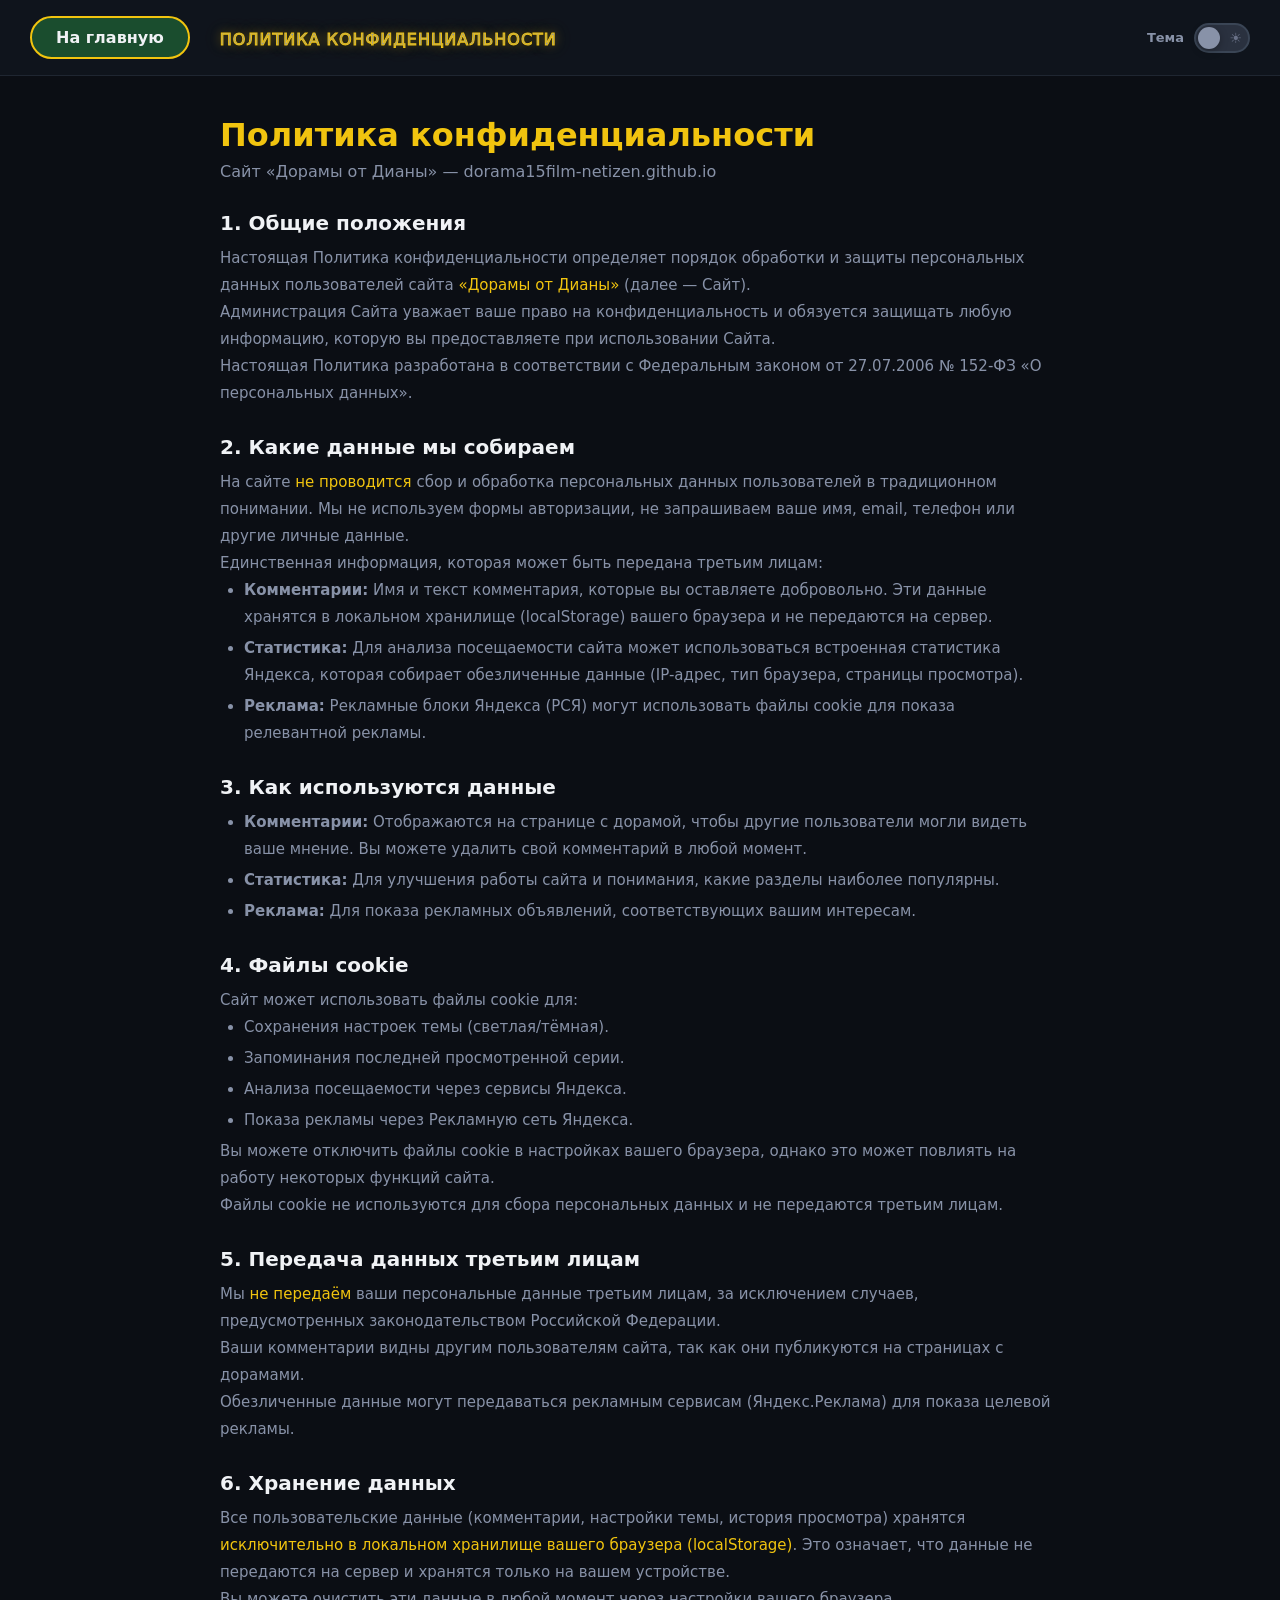
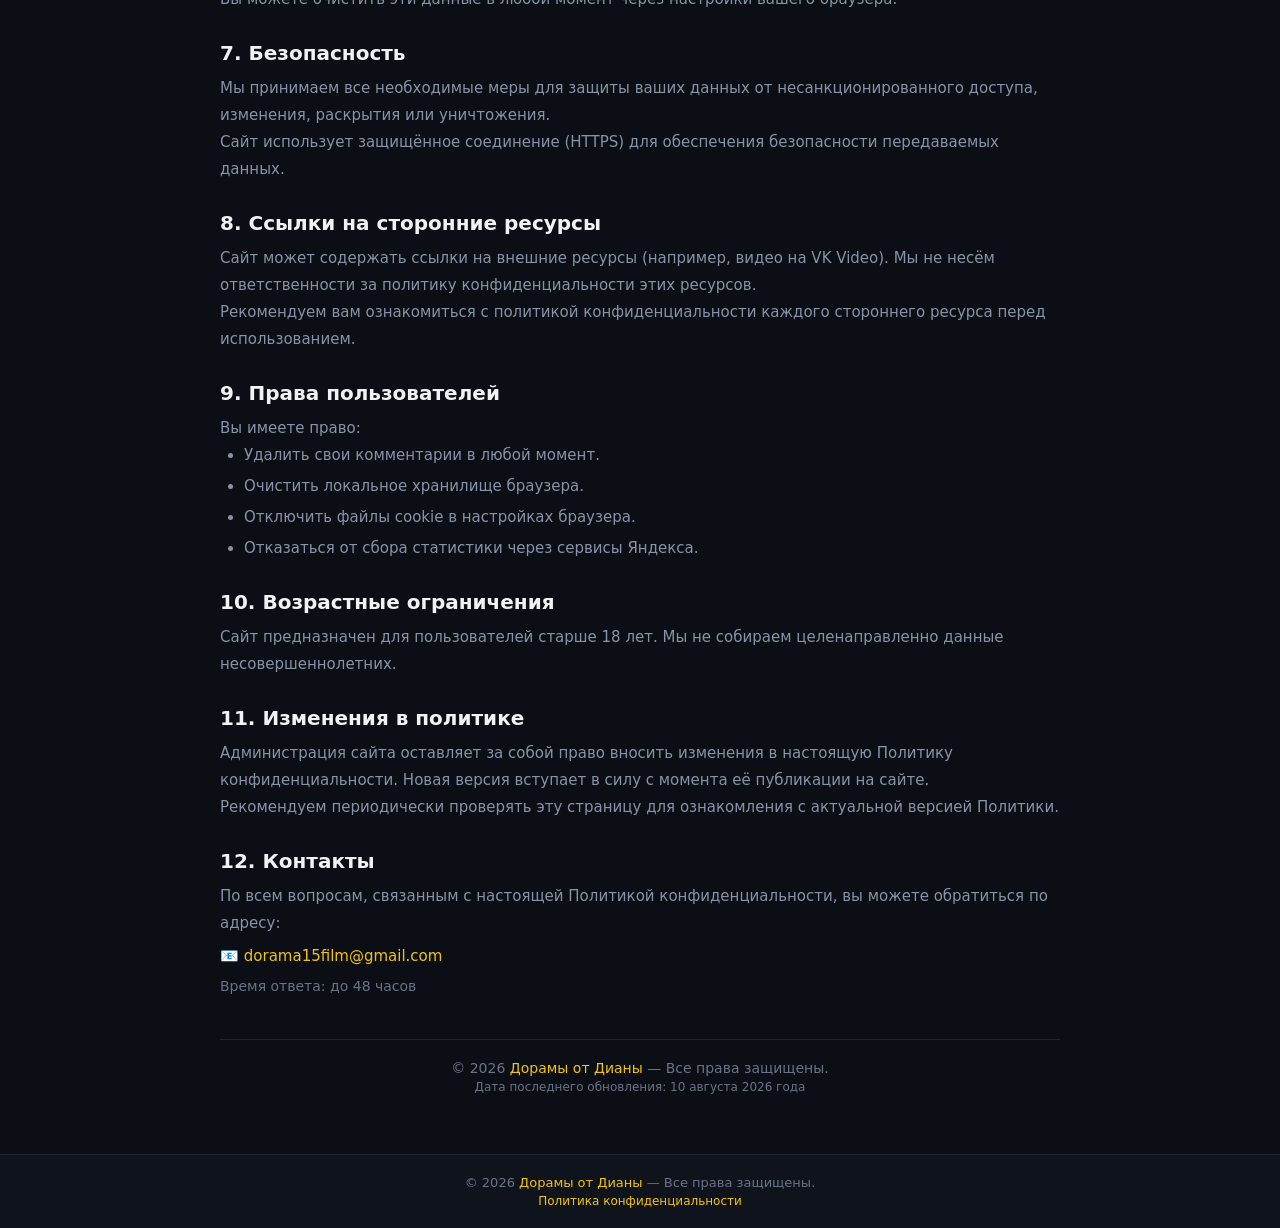
<file: privacy.html>
<!DOCTYPE html>
<html lang="ru">
<head>
    <meta charset="UTF-8">
    <meta name="viewport" content="width=device-width, initial-scale=1.0">
    <title>Политика конфиденциальности — Дорамы от Дианы</title>
    <link rel="icon" href="Log.png" type="image/png">
    <style>
        * {
            margin: 0;
            padding: 0;
            box-sizing: border-box;
        }

        :root {
            --bg-primary: #0b0e14;
            --bg-secondary: #151b24;
            --bg-header: #0f141c;
            --text-primary: #f0f2f5;
            --text-secondary: #8892a8;
            --text-muted: #6a7288;
            --border-color: #1f2631;
            --accent-color: #f1c40f;
            --accent-hover: #f39c12;
        }

        [data-theme="light"] {
            --bg-primary: #e8f4f8;
            --bg-secondary: #ffffff;
            --bg-header: #d4ecf5;
            --text-primary: #1a2a3a;
            --text-secondary: #3a5a6a;
            --text-muted: #5a7a8a;
            --border-color: #b0d4e0;
            --accent-color: #00bcd4;
            --accent-hover: #0097a7;
        }

        body {
            background: var(--bg-primary);
            color: var(--text-primary);
            font-family: system-ui, -apple-system, sans-serif;
            min-height: 100vh;
            display: flex;
            flex-direction: column;
            transition: background 0.4s ease, color 0.4s ease;
        }

        .header {
            padding: 16px 30px;
            background: var(--bg-header);
            border-bottom: 1px solid var(--border-color);
            display: flex;
            align-items: center;
            gap: 20px;
            flex-wrap: wrap;
            transition: background 0.3s ease, border-color 0.3s ease;
        }

        .header .back-btn {
            color: var(--text-primary);
            text-decoration: none;
            font-size: 16px;
            font-weight: 600;
            padding: 10px 24px;
            background: #1a4d2e;
            border: 2px solid var(--accent-color);
            border-radius: 30px;
            transition: 0.3s ease;
            display: inline-block;
        }

        .header .back-btn:hover {
            background: #2a6d3e;
            border-color: var(--accent-hover);
            transform: scale(1.02);
            box-shadow: 0 0 30px rgba(241, 196, 15, 0.15);
        }

        .header .title {
            font-size: 22px;
            font-weight: 700;
            color: #1a4d2e;
            text-shadow: 0 0 10px rgba(241, 196, 15, 0.5), 0 0 20px rgba(241, 196, 15, 0.3), 0 0 40px rgba(241, 196, 15, 0.1);
            -webkit-text-stroke: 1px var(--accent-color);
            text-stroke: 1px var(--accent-color);
            text-transform: uppercase;
            letter-spacing: 1px;
            transition: text-shadow 0.3s ease, -webkit-text-stroke 0.3s ease;
        }

        .header .title span {
            color: var(--text-secondary);
            font-weight: 400;
            font-size: 16px;
            margin-left: 10px;
            transition: color 0.3s ease;
        }

        .theme-toggle-wrapper {
            margin-left: auto;
            display: flex;
            align-items: center;
            gap: 10px;
        }

        .theme-toggle-label {
            color: var(--text-secondary);
            font-family: system-ui, -apple-system, sans-serif;
            font-size: 13px;
            font-weight: 600;
            transition: color 0.3s ease;
        }

        .theme-switch {
            position: relative;
            width: 56px;
            height: 30px;
            background: #2a313f;
            border-radius: 30px;
            cursor: pointer;
            transition: 0.3s ease;
            border: 2px solid #3a4555;
            flex-shrink: 0;
        }

        [data-theme="light"] .theme-switch {
            background: #00bcd4;
            border-color: #00d4ff;
            box-shadow: 0 0 20px rgba(0, 212, 255, 0.3);
        }

        .theme-switch .slider {
            position: absolute;
            top: 2px;
            left: 2px;
            width: 22px;
            height: 22px;
            background: #8892a8;
            border-radius: 50%;
            transition: 0.3s ease;
            box-shadow: 0 2px 8px rgba(0, 0, 0, 0.3);
        }

        [data-theme="light"] .theme-switch .slider {
            left: 28px;
            background: #ffffff;
            box-shadow: 0 2px 12px rgba(0, 212, 255, 0.4);
        }

        .theme-switch:hover {
            border-color: var(--accent-color);
            transform: scale(1.05);
        }

        .theme-switch .theme-icons {
            display: flex;
            justify-content: space-between;
            padding: 0 6px;
            align-items: center;
            height: 100%;
            font-size: 14px;
            color: #6a7288;
            pointer-events: none;
        }

        [data-theme="light"] .theme-icons .sun-icon { color: #ffffff; }
        [data-theme="dark"] .theme-icons .moon-icon { color: #f1c40f; }

        .main-content {
            flex: 1;
            max-width: 900px;
            margin: 0 auto;
            padding: 40px 30px 60px;
            width: 100%;
        }

        .privacy-title {
            font-size: 32px;
            font-weight: 700;
            color: var(--accent-color);
            margin-bottom: 8px;
            transition: color 0.3s ease;
        }

        .privacy-subtitle {
            color: var(--text-secondary);
            font-size: 16px;
            margin-bottom: 30px;
            transition: color 0.3s ease;
        }

        .privacy-section {
            margin-bottom: 28px;
        }

        .privacy-section h2 {
            color: var(--text-primary);
            font-size: 20px;
            font-weight: 600;
            margin-bottom: 10px;
            transition: color 0.3s ease;
        }

        .privacy-section p,
        .privacy-section li {
            color: var(--text-secondary);
            font-size: 15px;
            line-height: 1.8;
            transition: color 0.3s ease;
        }

        .privacy-section ul {
            padding-left: 24px;
            list-style: disc;
        }

        .privacy-section ul li {
            margin-bottom: 4px;
        }

        .privacy-section .highlight {
            color: var(--accent-color);
            transition: color 0.3s ease;
        }

        .privacy-footer {
            margin-top: 40px;
            padding-top: 20px;
            border-top: 1px solid var(--border-color);
            color: var(--text-muted);
            font-size: 14px;
            text-align: center;
            transition: border-color 0.3s ease, color 0.3s ease;
        }

        .privacy-footer a {
            color: var(--accent-color);
            text-decoration: none;
            transition: 0.2s;
        }

        .privacy-footer a:hover {
            color: var(--accent-hover);
            text-decoration: underline;
        }

        .site-footer {
            width: 100%;
            background: var(--bg-header);
            border-top: 1px solid var(--border-color);
            padding: 20px 20px;
            flex-shrink: 0;
            margin-top: auto;
            transition: background 0.3s ease, border-color 0.3s ease;
        }

        .footer-content {
            max-width: 1200px;
            margin: 0 auto;
            text-align: center;
        }

        .footer-content p {
            color: var(--text-muted);
            font-size: 13px;
            transition: color 0.3s ease;
        }

        .footer-content a {
            color: var(--accent-color);
            text-decoration: none;
            transition: 0.2s;
        }

        .footer-content a:hover {
            color: var(--accent-hover);
            text-decoration: underline;
        }

        @media (max-width: 768px) {
            .header { padding: 12px 16px; }
            .header .title { font-size: 18px; }
            .main-content { padding: 24px 16px 40px; }
            .privacy-title { font-size: 26px; }
            .privacy-section h2 { font-size: 18px; }
            .privacy-section p,
            .privacy-section li { font-size: 14px; }
            .theme-toggle-wrapper { gap: 6px; }
            .theme-switch { width: 48px; height: 26px; }
            .theme-switch .slider { width: 18px; height: 18px; }
            [data-theme="light"] .theme-switch .slider { left: 24px; }
            .theme-toggle-label { font-size: 11px; }
        }

        @media (max-width: 480px) {
            .header .title { font-size: 15px; }
            .header .title span { font-size: 13px; display: block; margin-left: 0; }
            .theme-toggle-wrapper { gap: 4px; }
            .theme-switch { width: 42px; height: 22px; }
            .theme-switch .slider { width: 16px; height: 16px; top: 1px; left: 1px; }
            [data-theme="light"] .theme-switch .slider { left: 22px; }
            .theme-toggle-label { font-size: 10px; }
            .theme-switch .theme-icons { font-size: 11px; padding: 0 4px; }
            .main-content { padding: 16px 12px 30px; }
            .privacy-title { font-size: 20px; }
            .privacy-section h2 { font-size: 16px; }
            .privacy-section p,
            .privacy-section li { font-size: 13px; line-height: 1.6; }
        }
    </style>
</head>
<body>

    <!-- ===== ШАПКА ===== -->
    <header class="header">
        <a href="index.html" class="back-btn"> На главную</a>
        <div class="title"> <span>Политика конфиденциальности</span></div>

        <div class="theme-toggle-wrapper">
            <span class="theme-toggle-label" id="themeLabel">Тема</span>
            <div class="theme-switch" id="themeSwitch">
                <div class="slider"></div>
                <div class="theme-icons">
                    <span class="moon-icon">🌙</span>
                    <span class="sun-icon">☀️</span>
                </div>
            </div>
        </div>
    </header>

    <!-- ===== ОСНОВНОЙ КОНТЕНТ ===== -->
    <main class="main-content">
        <h1 class="privacy-title">Политика конфиденциальности</h1>
        <p class="privacy-subtitle">Сайт «Дорамы от Дианы» — dorama15film-netizen.github.io</p>

        <div class="privacy-section">
            <h2>1. Общие положения</h2>
            <p>Настоящая Политика конфиденциальности определяет порядок обработки и защиты персональных данных пользователей сайта <span class="highlight">«Дорамы от Дианы»</span> (далее — Сайт).</p>
            <p>Администрация Сайта уважает ваше право на конфиденциальность и обязуется защищать любую информацию, которую вы предоставляете при использовании Сайта.</p>
            <p>Настоящая Политика разработана в соответствии с Федеральным законом от 27.07.2006 № 152-ФЗ «О персональных данных».</p>
        </div>

        <div class="privacy-section">
            <h2>2. Какие данные мы собираем</h2>
            <p>На сайте <span class="highlight">не проводится</span> сбор и обработка персональных данных пользователей в традиционном понимании. Мы не используем формы авторизации, не запрашиваем ваше имя, email, телефон или другие личные данные.</p>
            <p>Единственная информация, которая может быть передана третьим лицам:</p>
            <ul>
                <li><strong>Комментарии:</strong> Имя и текст комментария, которые вы оставляете добровольно. Эти данные хранятся в локальном хранилище (localStorage) вашего браузера и не передаются на сервер.</li>
                <li><strong>Статистика:</strong> Для анализа посещаемости сайта может использоваться встроенная статистика Яндекса, которая собирает обезличенные данные (IP-адрес, тип браузера, страницы просмотра).</li>
                <li><strong>Реклама:</strong> Рекламные блоки Яндекса (РСЯ) могут использовать файлы cookie для показа релевантной рекламы.</li>
            </ul>
        </div>

        <div class="privacy-section">
            <h2>3. Как используются данные</h2>
            <ul>
                <li><strong>Комментарии:</strong> Отображаются на странице с дорамой, чтобы другие пользователи могли видеть ваше мнение. Вы можете удалить свой комментарий в любой момент.</li>
                <li><strong>Статистика:</strong> Для улучшения работы сайта и понимания, какие разделы наиболее популярны.</li>
                <li><strong>Реклама:</strong> Для показа рекламных объявлений, соответствующих вашим интересам.</li>
            </ul>
        </div>

        <div class="privacy-section">
            <h2>4. Файлы cookie</h2>
            <p>Сайт может использовать файлы cookie для:</p>
            <ul>
                <li>Сохранения настроек темы (светлая/тёмная).</li>
                <li>Запоминания последней просмотренной серии.</li>
                <li>Анализа посещаемости через сервисы Яндекса.</li>
                <li>Показа рекламы через Рекламную сеть Яндекса.</li>
            </ul>
            <p>Вы можете отключить файлы cookie в настройках вашего браузера, однако это может повлиять на работу некоторых функций сайта.</p>
            <p>Файлы cookie не используются для сбора персональных данных и не передаются третьим лицам.</p>
        </div>

        <div class="privacy-section">
            <h2>5. Передача данных третьим лицам</h2>
            <p>Мы <span class="highlight">не передаём</span> ваши персональные данные третьим лицам, за исключением случаев, предусмотренных законодательством Российской Федерации.</p>
            <p>Ваши комментарии видны другим пользователям сайта, так как они публикуются на страницах с дорамами.</p>
            <p>Обезличенные данные могут передаваться рекламным сервисам (Яндекс.Реклама) для показа целевой рекламы.</p>
        </div>

        <div class="privacy-section">
            <h2>6. Хранение данных</h2>
            <p>Все пользовательские данные (комментарии, настройки темы, история просмотра) хранятся <span class="highlight">исключительно в локальном хранилище вашего браузера (localStorage)</span>. Это означает, что данные не передаются на сервер и хранятся только на вашем устройстве.</p>
            <p>Вы можете очистить эти данные в любой момент через настройки вашего браузера.</p>
        </div>

        <div class="privacy-section">
            <h2>7. Безопасность</h2>
            <p>Мы принимаем все необходимые меры для защиты ваших данных от несанкционированного доступа, изменения, раскрытия или уничтожения.</p>
            <p>Сайт использует защищённое соединение (HTTPS) для обеспечения безопасности передаваемых данных.</p>
        </div>

        <div class="privacy-section">
            <h2>8. Ссылки на сторонние ресурсы</h2>
            <p>Сайт может содержать ссылки на внешние ресурсы (например, видео на VK Video). Мы не несём ответственности за политику конфиденциальности этих ресурсов.</p>
            <p>Рекомендуем вам ознакомиться с политикой конфиденциальности каждого стороннего ресурса перед использованием.</p>
        </div>

        <div class="privacy-section">
            <h2>9. Права пользователей</h2>
            <p>Вы имеете право:</p>
            <ul>
                <li>Удалить свои комментарии в любой момент.</li>
                <li>Очистить локальное хранилище браузера.</li>
                <li>Отключить файлы cookie в настройках браузера.</li>
                <li>Отказаться от сбора статистики через сервисы Яндекса.</li>
            </ul>
        </div>

        <div class="privacy-section">
            <h2>10. Возрастные ограничения</h2>
            <p>Сайт предназначен для пользователей старше 18 лет. Мы не собираем целенаправленно данные несовершеннолетних.</p>
        </div>

        <div class="privacy-section">
            <h2>11. Изменения в политике</h2>
            <p>Администрация сайта оставляет за собой право вносить изменения в настоящую Политику конфиденциальности. Новая версия вступает в силу с момента её публикации на сайте.</p>
            <p>Рекомендуем периодически проверять эту страницу для ознакомления с актуальной версией Политики.</p>
        </div>

        <div class="privacy-section">
            <h2>12. Контакты</h2>
            <p>По всем вопросам, связанным с настоящей Политикой конфиденциальности, вы можете обратиться по адресу:</p>
            <p style="margin-top: 6px;"><span class="highlight">📧 dorama15film@gmail.com</span></p>
            <p style="margin-top: 4px; font-size: 14px; color: var(--text-muted);">Время ответа: до 48 часов</p>
        </div>

        <div class="privacy-footer">
            <p>© 2026 <a href="index.html">Дорамы от Дианы</a> — Все права защищены.</p>
            <p style="margin-top: 4px; font-size: 12px; color: var(--text-muted);">Дата последнего обновления: 10 августа 2026 года</p>
        </div>
    </main>

    <!-- ===== ПОДВАЛ ===== -->
    <footer class="site-footer">
        <div class="footer-content">
            <p>© 2026 <a href="index.html">Дорамы от Дианы</a> — Все права защищены.</p>
            <p style="margin-top: 4px; font-size: 12px;">
                <a href="privacy.html">Политика конфиденциальности</a>
            </p>
        </div>
    </footer>

    <script>
        // =====================================================
        // ===== ТЕМА =====
        // =====================================================
        const themeSwitch = document.getElementById('themeSwitch');
        let currentTheme = localStorage.getItem('theme') || 'dark';

        function applyTheme(theme) {
            document.documentElement.setAttribute('data-theme', theme);
            localStorage.setItem('theme', theme);
            currentTheme = theme;
        }

        themeSwitch.addEventListener('click', () => {
            const newTheme = currentTheme === 'dark' ? 'light' : 'dark';
            applyTheme(newTheme);
        });

        applyTheme(currentTheme);
    </script>
</body>
</html>
</file>
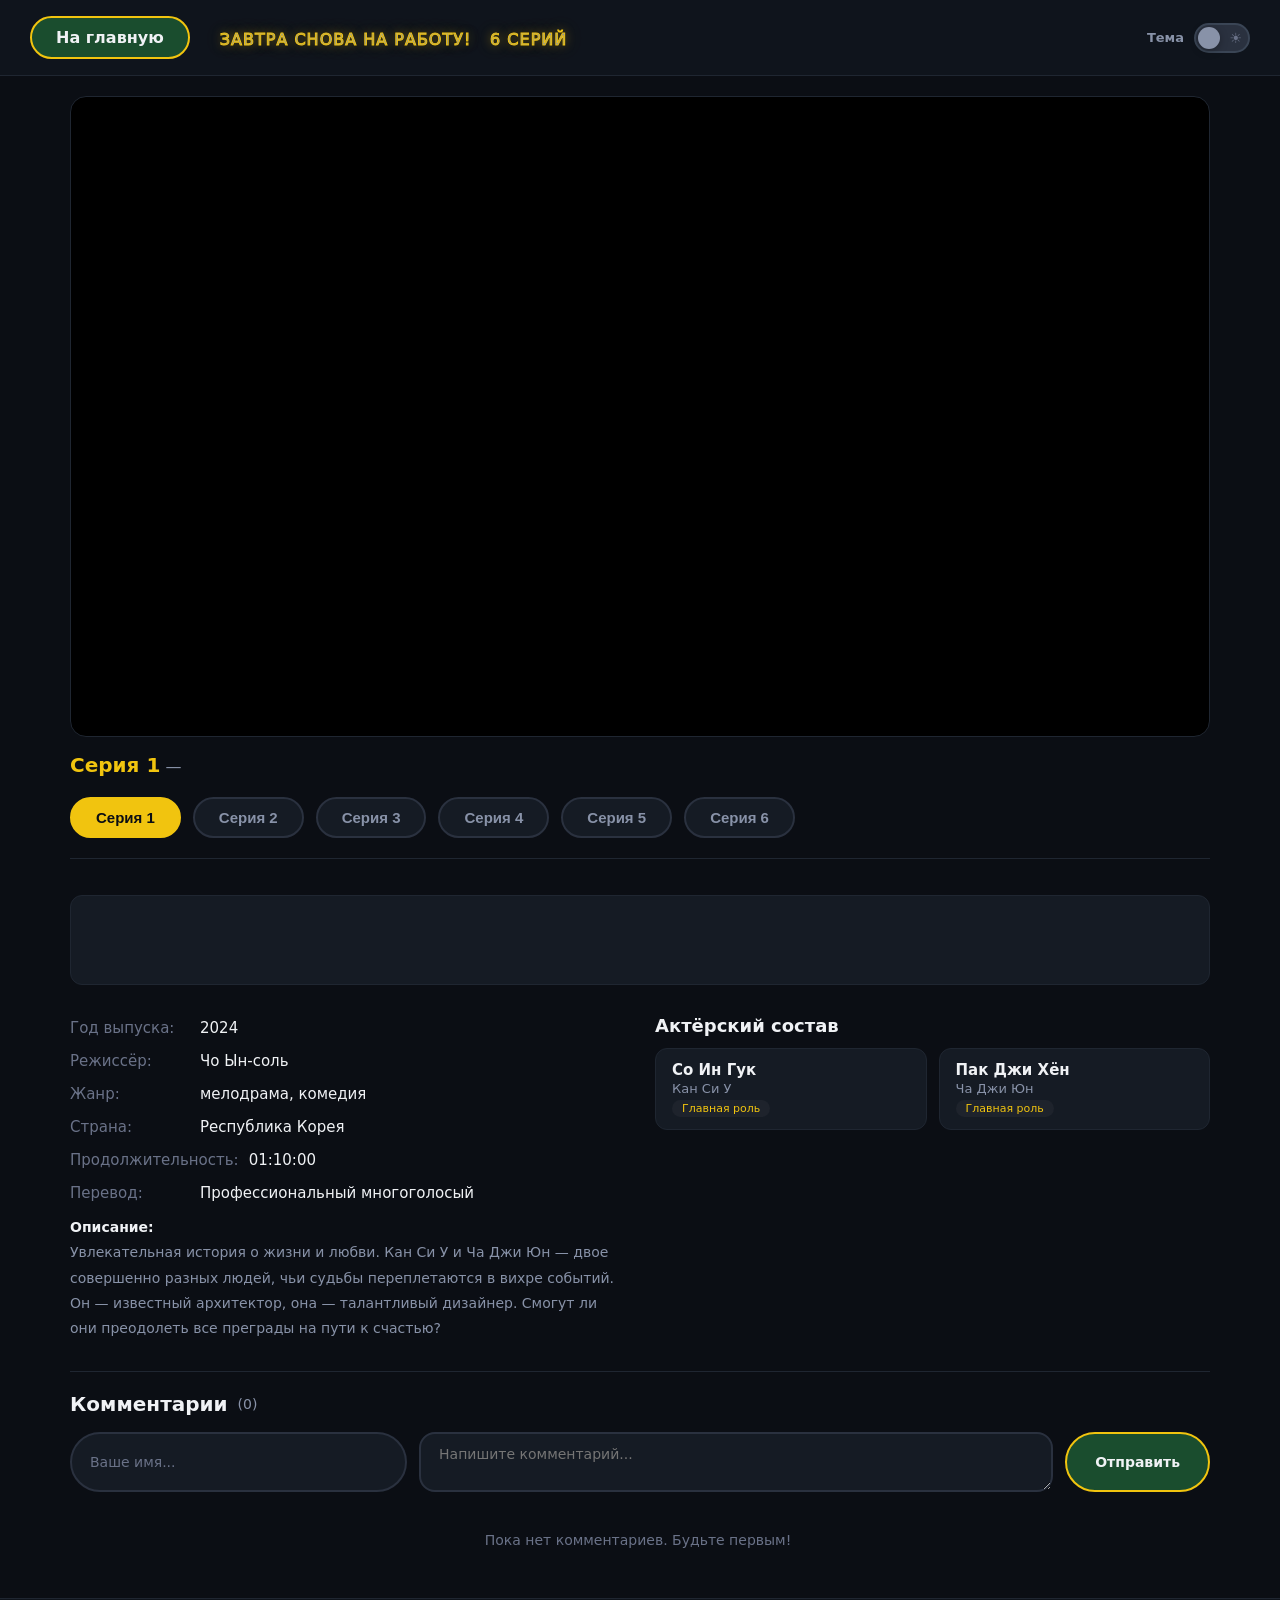
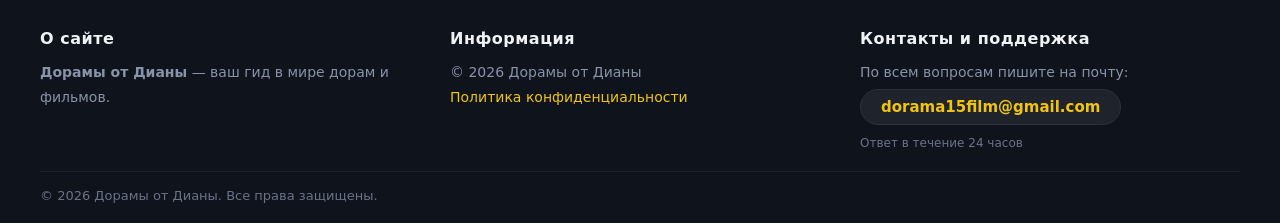
<file: watch.html>
<!DOCTYPE html>
<html lang="ru">
<head>
    <meta charset="UTF-8">
    <meta name="viewport" content="width=device-width, initial-scale=1.0">
    <title>Смотреть дораму</title>
    <link rel="icon" href="Log.png" type="image/png">
    
    <script>
        window.yaContextCb = window.yaContextCb || [];
    </script>
    <script src="https://yandex.ru/ads/system/context.js" async></script>
    
    <style>
        * { margin: 0; padding: 0; box-sizing: border-box; }

        :root {
            --bg-primary: #0b0e14;
            --bg-secondary: #151b24;
            --bg-card: #151b24;
            --bg-header: #0f141c;
            --text-primary: #f0f2f5;
            --text-secondary: #8892a8;
            --text-muted: #6a7288;
            --border-color: #1f2631;
            --border-light: #2a313f;
            --shadow: rgba(0, 0, 0, 0.5);
            --shadow-glow: rgba(241, 196, 15, 0.15);
            --input-bg: #000000;
            --toast-bg: #151b24;
            --modal-bg: #151b24;
            --scrollbar-track: #1a212b;
            --scrollbar-thumb: #f1c40f;
            --accent-color: #f1c40f;
            --accent-hover: #f39c12;
        }

        [data-theme="light"] {
            --bg-primary: #e8f4f8;
            --bg-secondary: #ffffff;
            --bg-card: #ffffff;
            --bg-header: #d4ecf5;
            --text-primary: #1a2a3a;
            --text-secondary: #3a5a6a;
            --text-muted: #5a7a8a;
            --border-color: #b0d4e0;
            --border-light: #90c4d4;
            --shadow: rgba(0, 180, 200, 0.15);
            --shadow-glow: rgba(0, 212, 255, 0.25);
            --input-bg: #f0f8fa;
            --toast-bg: #ffffff;
            --modal-bg: #ffffff;
            --scrollbar-track: #d4ecf5;
            --scrollbar-thumb: #00bcd4;
            --accent-color: #00bcd4;
            --accent-hover: #0097a7;
        }

        body {
            background: var(--bg-primary);
            color: var(--text-primary);
            font-family: system-ui, sans-serif;
            min-height: 100vh;
            display: flex;
            flex-direction: column;
            transition: background 0.4s ease, color 0.4s ease;
        }

        .header {
            padding: 16px 30px;
            background: var(--bg-header);
            border-bottom: 1px solid var(--border-color);
            display: flex;
            align-items: center;
            gap: 20px;
            flex-wrap: wrap;
            transition: background 0.3s ease, border-color 0.3s ease;
        }

        .header .back-btn {
            color: var(--text-primary);
            text-decoration: none;
            font-size: 16px;
            font-weight: 600;
            padding: 10px 24px;
            background: #1a4d2e;
            border: 2px solid var(--accent-color);
            border-radius: 30px;
            transition: 0.3s ease;
            display: inline-block;
        }

        .header .back-btn:hover {
            background: #2a6d3e;
            border-color: var(--accent-hover);
            transform: scale(1.02);
            box-shadow: 0 0 30px var(--shadow-glow);
        }

        .header .title {
            font-size: 22px;
            font-weight: 700;
            color: #1a4d2e;
            text-shadow:
                0 0 10px rgba(241, 196, 15, 0.5),
                0 0 20px rgba(241, 196, 15, 0.3),
                0 0 40px rgba(241, 196, 15, 0.1);
            -webkit-text-stroke: 1px var(--accent-color);
            text-stroke: 1px var(--accent-color);
            text-transform: uppercase;
            letter-spacing: 1px;
            transition: text-shadow 0.3s ease, -webkit-text-stroke 0.3s ease;
        }

        .header .title span {
            color: var(--text-secondary);
            font-weight: 400;
            font-size: 16px;
            margin-left: 10px;
            transition: color 0.3s ease;
        }

        .theme-toggle-wrapper {
            margin-left: auto;
            display: flex;
            align-items: center;
            gap: 10px;
        }

        .theme-toggle-label {
            color: var(--text-secondary);
            font-family: system-ui, -apple-system, sans-serif;
            font-size: 13px;
            font-weight: 600;
            transition: color 0.3s ease;
        }

        .theme-switch {
            position: relative;
            width: 56px;
            height: 30px;
            background: #2a313f;
            border-radius: 30px;
            cursor: pointer;
            transition: 0.3s ease;
            border: 2px solid #3a4555;
            flex-shrink: 0;
        }

        [data-theme="light"] .theme-switch {
            background: #00bcd4;
            border-color: #00d4ff;
            box-shadow: 0 0 20px rgba(0, 212, 255, 0.3);
        }

        .theme-switch .slider {
            position: absolute;
            top: 2px;
            left: 2px;
            width: 22px;
            height: 22px;
            background: #8892a8;
            border-radius: 50%;
            transition: 0.3s ease;
            box-shadow: 0 2px 8px rgba(0, 0, 0, 0.3);
        }

        [data-theme="light"] .theme-switch .slider {
            left: 28px;
            background: #ffffff;
            box-shadow: 0 2px 12px rgba(0, 212, 255, 0.4);
        }

        .theme-switch:hover {
            border-color: var(--accent-color);
            transform: scale(1.05);
        }

        .theme-switch .theme-icons {
            display: flex;
            justify-content: space-between;
            padding: 0 6px;
            align-items: center;
            height: 100%;
            font-size: 14px;
            color: #6a7288;
            pointer-events: none;
        }

        [data-theme="light"] .theme-icons .sun-icon { color: #ffffff; }
        [data-theme="dark"] .theme-icons .moon-icon { color: #f1c40f; }

        .main-content {
            flex: 1;
            padding: 20px 30px 30px;
            max-width: 1200px;
            margin: 0 auto;
            width: 100%;
            display: flex;
            flex-direction: column;
        }

        .player-wrapper {
            width: 100%;
            background: #000;
            border-radius: 16px;
            overflow: hidden;
            border: 1px solid var(--border-color);
            position: relative;
            aspect-ratio: 16 / 9;
            transition: border-color 0.3s ease;
        }

        .player-wrapper iframe {
            width: 100%;
            height: 100%;
            border: none;
            display: block;
        }

        .episode-info {
            display: flex;
            justify-content: space-between;
            align-items: center;
            padding: 16px 0 10px;
            flex-wrap: wrap;
            gap: 10px;
        }

        .episode-info .current-episode {
            font-size: 20px;
            font-weight: 600;
            color: var(--accent-color);
            transition: color 0.3s ease;
        }

        .episode-info .episode-title {
            color: var(--text-secondary);
            font-size: 16px;
            transition: color 0.3s ease;
        }

        .episodes-list {
            display: flex;
            gap: 12px;
            flex-wrap: wrap;
            padding: 10px 0 20px;
            border-bottom: 1px solid var(--border-color);
            margin-bottom: 20px;
            transition: border-color 0.3s ease;
        }

        .episodes-list .episode-btn {
            background: var(--bg-secondary);
            border: 2px solid var(--border-light);
            color: var(--text-secondary);
            padding: 10px 24px;
            border-radius: 30px;
            cursor: pointer;
            font-size: 15px;
            font-weight: 600;
            transition: 0.25s ease;
        }

        .episodes-list .episode-btn:hover {
            border-color: var(--accent-color);
            color: var(--text-primary);
        }

        .episodes-list .episode-btn.active {
            background: var(--accent-color);
            border-color: var(--accent-color);
            color: #0b0e14;
        }

        .ad-banner {
            margin: 16px 0 20px;
            min-height: 90px;
            background: var(--bg-secondary);
            border-radius: 12px;
            border: 1px solid var(--border-color);
            display: flex;
            align-items: center;
            justify-content: center;
            overflow: hidden;
            padding: 4px;
            transition: background 0.3s ease, border-color 0.3s ease;
        }

        .ad-banner .ad-label {
            color: var(--text-muted);
            font-size: 11px;
            text-transform: uppercase;
            letter-spacing: 0.5px;
            transition: color 0.3s ease;
        }

        .drama-info {
            display: grid;
            grid-template-columns: 1fr 1fr;
            gap: 30px;
            margin-top: 10px;
        }

        .drama-description {
            color: var(--text-secondary);
            font-size: 15px;
            line-height: 1.8;
            transition: color 0.3s ease;
        }

        .drama-description .info-item {
            display: flex;
            gap: 10px;
            margin-bottom: 6px;
        }

        .drama-description .info-item .label {
            color: var(--text-muted);
            min-width: 120px;
            flex-shrink: 0;
            transition: color 0.3s ease;
        }

        .drama-description .info-item .value {
            color: var(--text-primary);
            transition: color 0.3s ease;
        }

        .drama-description .plot {
            color: var(--text-secondary);
            font-size: 14px;
            line-height: 1.8;
            margin-top: 8px;
            transition: color 0.3s ease;
        }

        .drama-description .plot strong {
            color: var(--text-primary);
            transition: color 0.3s ease;
        }

        .cast-section .cast-title {
            color: var(--text-primary);
            font-size: 18px;
            font-weight: 700;
            margin-bottom: 12px;
            transition: color 0.3s ease;
        }

        .cast-grid {
            display: grid;
            grid-template-columns: repeat(auto-fill, minmax(220px, 1fr));
            gap: 12px;
        }

        .cast-item {
            background: var(--bg-secondary);
            border: 1px solid var(--border-color);
            border-radius: 12px;
            padding: 12px 16px;
            transition: background 0.3s ease, border-color 0.3s ease;
        }

        .cast-item .actor-name {
            color: var(--text-primary);
            font-size: 15px;
            font-weight: 600;
            transition: color 0.3s ease;
        }

        .cast-item .actor-role {
            color: var(--text-secondary);
            font-size: 13px;
            margin-top: 2px;
            transition: color 0.3s ease;
        }

        .cast-item .actor-role-tag {
            background: #1e232c;
            color: var(--accent-color);
            font-size: 11px;
            padding: 2px 10px;
            border-radius: 20px;
            display: inline-block;
            margin-top: 4px;
            transition: color 0.3s ease;
        }

        .comments-section {
            margin-top: 30px;
            padding-top: 20px;
            border-top: 1px solid var(--border-color);
            width: 100%;
            transition: border-color 0.3s ease;
        }

        .comments-section .comments-title {
            color: var(--text-primary);
            font-size: 20px;
            font-weight: 700;
            margin-bottom: 16px;
            display: flex;
            align-items: center;
            gap: 10px;
            transition: color 0.3s ease;
        }

        .comments-section .comments-title span {
            color: var(--text-secondary);
            font-size: 14px;
            font-weight: 400;
            transition: color 0.3s ease;
        }

        .comment-form {
            display: flex;
            gap: 12px;
            margin-bottom: 20px;
            flex-wrap: wrap;
        }

        .comment-form input {
            flex: 1;
            min-width: 200px;
            padding: 12px 18px;
            background: var(--bg-secondary);
            border: 2px solid var(--border-light);
            border-radius: 30px;
            color: var(--text-primary);
            font-family: system-ui, sans-serif;
            font-size: 14px;
            outline: none;
            transition: 0.3s ease;
        }

        .comment-form input:focus {
            border-color: var(--accent-color);
            box-shadow: 0 0 30px var(--shadow-glow);
        }

        .comment-form input::placeholder {
            color: var(--text-muted);
        }

        .comment-form textarea {
            flex: 2;
            min-width: 300px;
            padding: 12px 18px;
            background: var(--bg-secondary);
            border: 2px solid var(--border-light);
            border-radius: 16px;
            color: var(--text-primary);
            font-family: system-ui, sans-serif;
            font-size: 14px;
            outline: none;
            resize: vertical;
            min-height: 60px;
            transition: 0.3s ease;
        }

        .comment-form textarea:focus {
            border-color: var(--accent-color);
            box-shadow: 0 0 30px var(--shadow-glow);
        }

        .comment-form .submit-btn {
            background: #1a4d2e;
            border: 2px solid var(--accent-color);
            border-radius: 30px;
            color: var(--text-primary);
            padding: 12px 28px;
            font-family: system-ui, sans-serif;
            font-size: 14px;
            font-weight: 600;
            cursor: pointer;
            transition: 0.3s ease;
            white-space: nowrap;
        }

        .comment-form .submit-btn:hover {
            background: #2a6d3e;
            border-color: var(--accent-hover);
            transform: scale(1.02);
            box-shadow: 0 0 30px var(--shadow-glow);
        }

        .comments-list {
            display: flex;
            flex-direction: column;
            gap: 12px;
            max-height: 400px;
            overflow-y: auto;
            padding-right: 4px;
        }

        .comments-list::-webkit-scrollbar {
            width: 4px;
        }
        .comments-list::-webkit-scrollbar-track {
            background: var(--scrollbar-track);
            border-radius: 10px;
        }
        .comments-list::-webkit-scrollbar-thumb {
            background: var(--scrollbar-thumb);
            border-radius: 10px;
        }

        .comment-item {
            background: var(--bg-secondary);
            border: 1px solid var(--border-color);
            border-radius: 12px;
            padding: 14px 18px;
            animation: fadeInUp 0.3s ease;
            transition: background 0.3s ease, border-color 0.3s ease;
        }

        .comment-item .comment-header {
            display: flex;
            justify-content: space-between;
            align-items: center;
            margin-bottom: 6px;
            flex-wrap: wrap;
            gap: 6px;
        }

        .comment-item .comment-author {
            color: var(--accent-color);
            font-weight: 600;
            font-size: 15px;
            transition: color 0.3s ease;
        }

        .comment-item .comment-date {
            color: var(--text-muted);
            font-size: 12px;
            transition: color 0.3s ease;
        }

        .comment-item .comment-text {
            color: var(--text-secondary);
            font-size: 14px;
            line-height: 1.6;
            transition: color 0.3s ease;
        }

        .comment-item .comment-delete {
            background: transparent;
            border: none;
            color: var(--text-muted);
            cursor: pointer;
            font-size: 14px;
            transition: 0.2s ease;
            padding: 2px 8px;
            border-radius: 6px;
        }

        .comment-item .comment-delete:hover {
            color: #e74c3c;
            background: rgba(231, 76, 60, 0.1);
        }

        .no-comments {
            color: var(--text-muted);
            text-align: center;
            padding: 20px;
            font-size: 14px;
            transition: color 0.3s ease;
        }

        .toast-container {
            position: fixed;
            bottom: 100px;
            right: 30px;
            z-index: 9999;
            display: flex;
            flex-direction: column;
            gap: 10px;
            max-width: 350px;
        }

        .toast {
            background: var(--toast-bg);
            border: 2px solid var(--accent-color);
            border-radius: 12px;
            padding: 14px 20px;
            color: var(--text-primary);
            font-family: system-ui, -apple-system, sans-serif;
            font-size: 14px;
            box-shadow: 0 8px 30px var(--shadow);
            animation: slideInRight 0.4s ease, fadeOut 0.4s ease 2.6s forwards;
            display: flex;
            align-items: center;
            gap: 10px;
            transition: background 0.3s ease, color 0.3s ease, border-color 0.3s ease;
        }

        .toast.success {
            border-color: #2ecc71;
        }

        .toast.error {
            border-color: #e74c3c;
        }

        .toast.info {
            border-color: var(--accent-color);
        }

        .toast .toast-icon {
            font-size: 20px;
        }

        @keyframes slideInRight {
            from { transform: translateX(100%); opacity: 0; }
            to { transform: translateX(0); opacity: 1; }
        }

        @keyframes fadeOut {
            from { opacity: 1; transform: translateX(0); }
            to { opacity: 0; transform: translateX(50px); }
        }

        @keyframes fadeInUp {
            from { opacity: 0; transform: translateY(10px); }
            to { opacity: 1; transform: translateY(0); }
        }

        .site-footer {
            width: 100%;
            background: var(--bg-header);
            border-top: 1px solid var(--border-color);
            padding: 30px 20px 20px;
            flex-shrink: 0;
            margin-top: auto;
            transition: background 0.3s ease, border-color 0.3s ease;
        }

        .footer-content {
            max-width: 1200px;
            margin: 0 auto;
            display: grid;
            grid-template-columns: 1fr 1fr 1fr;
            gap: 30px;
        }

        .footer-column h4 {
            color: var(--text-primary);
            font-family: system-ui, -apple-system, sans-serif;
            font-size: 16px;
            font-weight: 700;
            margin-bottom: 12px;
            letter-spacing: 0.5px;
            transition: color 0.3s ease;
        }

        .footer-column p {
            color: var(--text-secondary);
            font-family: system-ui, -apple-system, sans-serif;
            font-size: 14px;
            line-height: 1.8;
            transition: color 0.3s ease;
        }

        .footer-column a {
            color: var(--accent-color);
            text-decoration: none;
            transition: 0.2s;
        }

        .footer-column a:hover {
            color: var(--accent-hover);
            text-decoration: underline;
        }

        .footer-column .email-link {
            display: inline-block;
            background: #1e232c;
            padding: 8px 20px;
            border-radius: 30px;
            border: 1px solid #2a313f;
            color: var(--accent-color);
            font-size: 15px;
            font-weight: 600;
            transition: 0.2s;
            margin-top: 4px;
        }

        .footer-column .email-link:hover {
            background: #2a313f;
            border-color: var(--accent-color);
            text-decoration: none;
            transform: scale(1.02);
        }

        .footer-bottom {
            max-width: 1200px;
            margin: 0 auto;
            padding-top: 16px;
            border-top: 1px solid #1a212b;
            margin-top: 16px;
            display: flex;
            justify-content: space-between;
            align-items: center;
            flex-wrap: wrap;
            gap: 10px;
        }

        .footer-bottom p {
            color: var(--text-muted);
            font-family: system-ui, -apple-system, sans-serif;
            font-size: 13px;
            transition: color 0.3s ease;
        }

        @media (max-width: 768px) {
            .header { padding: 12px 16px; }
            .header .title { font-size: 18px; }
            .theme-toggle-wrapper { gap: 6px; }
            .theme-switch { width: 48px; height: 26px; }
            .theme-switch .slider { width: 18px; height: 18px; }
            [data-theme="light"] .theme-switch .slider { left: 24px; }
            .theme-toggle-label { font-size: 11px; }
            .main-content { padding: 12px 16px 20px; }
            .drama-info { grid-template-columns: 1fr; gap: 20px; }
            .cast-grid { grid-template-columns: repeat(auto-fill, minmax(160px, 1fr)); }
            .drama-description .info-item .label { min-width: 90px; }
            .comment-form { flex-direction: column; }
            .comment-form input { min-width: auto; }
            .comment-form textarea { min-width: auto; min-height: 50px; }
            .ad-banner { min-height: 60px; margin: 12px 0 16px; }
            .footer-content { grid-template-columns: 1fr; gap: 20px; text-align: center; }
            .footer-bottom { flex-direction: column; text-align: center; }
        }

        @media (max-width: 480px) {
            .header .title { font-size: 15px; }
            .header .title span { font-size: 13px; display: block; margin-left: 0; }
            .theme-toggle-wrapper { gap: 4px; }
            .theme-switch { width: 42px; height: 22px; }
            .theme-switch .slider { width: 16px; height: 16px; top: 1px; left: 1px; }
            [data-theme="light"] .theme-switch .slider { left: 22px; }
            .theme-toggle-label { font-size: 10px; }
            .theme-switch .theme-icons { font-size: 11px; padding: 0 4px; }
            .cast-grid { grid-template-columns: 1fr 1fr; gap: 8px; }
            .cast-item { padding: 10px 12px; }
            .drama-description .info-item { flex-direction: column; gap: 2px; }
            .drama-description .info-item .label { min-width: auto; }
            .drama-description .plot { font-size: 13px; }
            .comments-section .comments-title { font-size: 17px; }
            .comment-item .comment-author { font-size: 13px; }
            .comment-item .comment-text { font-size: 13px; }
            .toast-container { bottom: 70px; right: 10px; max-width: 240px; }
            .toast { font-size: 12px; padding: 10px 14px; }
            .ad-banner { min-height: 50px; margin: 10px 0 12px; }
            .footer-content { grid-template-columns: 1fr; gap: 20px; text-align: center; }
            .footer-bottom { flex-direction: column; text-align: center; }
            .footer-column .email-link { font-size: 13px; padding: 6px 16px; }
        }
    </style>
</head>
<body>
    <header class="header">
        <a href="index.html" class="back-btn"> На главную</a>
        <div class="title"> <span id="dramaTitle">Завтра снова на работу!</span> <span id="dramaEpisodes">6 серий</span></div>

        <div class="theme-toggle-wrapper">
            <span class="theme-toggle-label" id="themeLabel">Тема</span>
            <div class="theme-switch" id="themeSwitch">
                <div class="slider"></div>
                <div class="theme-icons">
                    <span class="moon-icon">🌙</span>
                    <span class="sun-icon">☀️</span>
                </div>
            </div>
        </div>
    </header>

    <main class="main-content">
        <div class="player-wrapper">
            <iframe id="videoPlayer" src="" allow="autoplay; encrypted-media; fullscreen; picture-in-picture; screen-wake-lock;" frameborder="0" allowfullscreen></iframe>
        </div>

        <div class="episode-info">
            <div>
                <span class="current-episode" id="currentEpisode">Серия 1</span>
                <span class="episode-title" id="episodeTitle"> Начало истории</span>
            </div>
        </div>

        <div class="episodes-list" id="episodesList"></div>

        <div class="ad-banner">
            <div id="yandex_rtb_R-A-19737404-1"></div>
            <script>
            window.yaContextCb.push(() => {
                Ya.Context.AdvManager.render({
                    "blockId": "R-A-19737404-1",
                    "renderTo": "yandex_rtb_R-A-19737404-1"
                })
            })
            </script>
        </div>

        <div class="drama-info" id="dramaInfo"></div>

        <div class="comments-section" id="commentsSection">
            <div class="comments-title">
                 Комментарии <span id="commentsCount">(0)</span>
            </div>

            <div class="comment-form">
                <input type="text" id="commentName" placeholder="Ваше имя..." maxlength="30" />
                <textarea id="commentText" placeholder="Напишите комментарий..." maxlength="500"></textarea>
                <button class="submit-btn" id="submitComment">Отправить</button>
            </div>

            <div class="comments-list" id="commentsList">
                <div class="no-comments">Пока нет комментариев. Будьте первым! </div>
            </div>
        </div>
    </main>

    <footer class="site-footer">
        <div class="footer-content">
            <div class="footer-column">
                <h4>О сайте</h4>
                <p><strong>Дорамы от Дианы</strong> — ваш гид в мире дорам и фильмов.</p>
            </div>
            <div class="footer-column">
                <h4>Информация</h4>
                <p>© 2026 Дорамы от Дианы</p>
                <p><a href="privacy.html" style="color: var(--accent-color); text-decoration: none;">Политика конфиденциальности</a></p>
            </div>
            <div class="footer-column">
                <h4>Контакты и поддержка</h4>
                <p>По всем вопросам пишите на почту:</p>
                <a href="mailto:dorama15film@gmail.com" class="email-link"> dorama15film@gmail.com</a>
                <p style="margin-top: 8px; font-size: 12px; color: var(--text-muted);">Ответ в течение 24 часов</p>
            </div>
        </div>
        <div class="footer-bottom">
            <p>© 2026 Дорамы от Дианы. Все права защищены.</p>
        </div>
    </footer>

    <script>
        const themeSwitch = document.getElementById('themeSwitch');
        let currentTheme = localStorage.getItem('theme') || 'dark';

        function applyTheme(theme) {
            document.documentElement.setAttribute('data-theme', theme);
            localStorage.setItem('theme', theme);
            currentTheme = theme;
        }

        themeSwitch.addEventListener('click', () => {
            const newTheme = currentTheme === 'dark' ? 'light' : 'dark';
            applyTheme(newTheme);
            showToast(newTheme === 'light' ? '☀️ Светлая тема' : '🌙 Тёмная тема', '', 'info');
        });

        applyTheme(currentTheme);

        function showToast(message, icon = '', type = 'info') {
            const container = document.getElementById('toastContainer') || createToastContainer();
            const toast = document.createElement('div');
            toast.className = `toast ${type}`;
            toast.innerHTML = `<span class="toast-icon">${icon}</span> ${message}`;
            container.appendChild(toast);
            setTimeout(() => {
                if (toast.parentNode) toast.remove();
            }, 3000);
        }

        function createToastContainer() {
            const container = document.createElement('div');
            container.className = 'toast-container';
            container.id = 'toastContainer';
            document.body.appendChild(container);
            return container;
        }

        const DRAMAS = {
            drama1: {
                name: 'Завтра снова на работу!',
                episodes: 6,
                storageKey: 'lastDramaEpisode1',
                info: {
                    year: '2024',
                    director: 'Чо Ын-соль',
                    genre: 'мелодрама, комедия',
                    country: 'Республика Корея',
                    duration: '01:10:00',
                    translation: 'Профессиональный многоголосый',
                    plot: 'Увлекательная история о жизни и любви. Кан Си У и Ча Джи Юн — двое совершенно разных людей, чьи судьбы переплетаются в вихре событий. Он — известный архитектор, она — талантливый дизайнер. Смогут ли они преодолеть все преграды на пути к счастью?',
                    cast: [
                        { name: 'Со Ин Гук', role: 'Кан Си У', tag: 'Главная роль' },
                        { name: 'Пак Джи Хён', role: 'Ча Джи Юн', tag: 'Главная роль' }
                    ]
                },
                videos: {
                    1: 'https://vkvideo.ru/video_ext.php?oid=-240209939&id=456239017&hash=840fe3708e6631e2&hd=3',
                    2: 'https://vkvideo.ru/video_ext.php?oid=-240209939&id=456239018&hash=beca558dabab47be&hd=3',
                    3: 'https://vkvideo.ru/video_ext.php?oid=-240209939&id=456239019&hash=2d01bbbcca816411&hd=3',
                    4: 'https://vkvideo.ru/video_ext.php?oid=-240209939&id=456239020&hash=11e776e7ffbe1859&hd=3',
                    5: 'https://vkvideo.ru/video_ext.php?oid=-240209939&id=456239021&hash=3e2b94d232d22eef&hd=3',
                    6: 'https://vkvideo.ru/video_ext.php?oid=-240209939&id=456239022&hash=d2c59399f439985e&hd=3'
                }
            },
            drama2: {
                name: 'Лазурная весна',
                episodes: 6,
                storageKey: 'lastDramaEpisode2',
                info: {
                    year: '2026',
                    director: 'Чон Хон-су',
                    genre: 'Мелодрама',
                    country: 'Корея Южная',
                    duration: '00:40:00',
                    translation: 'Профессиональный многоголосый',
                    plot: 'Говорят, море умеет слушать. Не отвечает, не осуждает — просто шумит, перекатывая гальку, и ждёт. Именно к нему и приходят двое, каждый со своим грузом, каждый — на последнем издыхании в той жизни, которую уже не в силах тащить дальше. Юн Док Хён давно перестал ждать чего-то от будущего. Прошлое прилипло к нему, как морская соль к коже — незаметно, намертво, и уже не смыть. Со Ан На когда-то бежала вперёд быстрее всех, но однажды упала — и не просто разбила колено. Разбилась вся жизнь, которую она строила. Теперь тревога стала её постоянным спутником, тихим и удушающим, как туман над водой ранним утром. Они встречаются в маленьком прибрежном посёлке, где время течёт иначе. Без суеты. Без дедлайнов. Здесь рыбаки чинят сети, пахнет водорослями и жареной рыбой, и кажется, что мир снаружи — это просто сон, который никак не хочет заканчиваться. Нырять без снаряжения — странный выбор для людей, которые едва держатся на поверхности. Но именно под водой что-то меняется. Там нет голосов, нет воспоминаний, нет страха перед завтрашним днём. Только холод, темнота и собственное сердцебиение. И — странным образом — покой.',
                    cast: [
                        { name: 'Ким Е-рим', role: 'Со Ан На', tag: 'Главная роль' },
                        { name: 'Кан Сан-джун', role: 'Юн Док Хён', tag: 'Главная роль' }
                    ]
                },
                videos: {
                    1: 'https://vkvideo.ru/video_ext.php?oid=-240209939&id=456239023&hash=ed3dfe7f49737604&hd=3',
                    2: 'https://vkvideo.ru/video_ext.php?oid=-240209939&id=456239024&hash=53ba059fa9ecb049&hd=3',
                    3: 'https://vkvideo.ru/video_ext.php?oid=-240209939&id=456239025&hash=65c706e3c5886f24&hd=3',
                    4: 'https://vkvideo.ru/video_ext.php?oid=-240209939&id=456239026&hash=679f21016c9672ec&hd=3',
                    5: 'https://vkvideo.ru/video_ext.php?oid=-240209939&id=456239027&hash=340f22a92d15b7b6&hd=3',
                    6: 'https://vkvideo.ru/video_ext.php?oid=-240209939&id=456239028&hash=77eede5363ac751f&hd=3'
                }
            },
            drama3: {
                name: 'Абсолютная величина любви',
                episodes: 16,
                storageKey: 'lastDramaEpisode3',
                info: {
                    year: '2026',
                    director: 'Тхэ Гон Ли',
                    genre: 'мелодрама, комедия',
                    country: 'Корея Южная',
                    duration: '00:59:00',
                    translation: 'Профессиональный многоголосый',
                    plot: 'Днём — серая мышка за последней партой, та самая ученица, которую учителя путают с соседкой по парте. Ночью — автор бойких веб-романов, где слова льются куда смелее, чем в реальной жизни Е И-джу когда-либо получалось вести себя. Дома — мать с хваткой, не оставляющей пространства для своевольных решений. На бумаге же — свобода без границ. Вдохновением для нового хита становятся четверо молодых учителей, только-только переступивших порог школы: живые, настоящие, с разными голосами и разными взглядами. И вот тонкая грань между вымыслом и явью начинает плавиться, особенно когда в поле зрения попадает загадочный учитель математики — слишком спокойный, слишком наблюдательный, слишком похожий на героя из её собственных текстов. 16 серий нежной неловкости, первых румянцев и того особого корейского обаяния, когда комедия щекочет, а в следующую секунду внезапно сжимает сердце. Где кончается строка романа и начинается настоящее чувство — провести эту черту окажется куда сложнее, чем писать главы по ночам.',
                    cast: [
                        { name: 'Ким Хян-ги', role: 'Е И-джу', tag: 'Главная роль' },
                        { name: 'Ким Джэ-хён', role: 'Ким Джи-сок', tag: 'Главная роль' }
                    ]
                },
                videos: {
                    1: 'https://vkvideo.ru/video_ext.php?oid=-240209939&id=456239297&hash=dd2d99a5808e32a9&hd=3',
                    2: 'https://vkvideo.ru/video_ext.php?oid=-240209939&id=456239296&hash=e62ee5fc8d8db95f&hd=3',
                    3: 'https://vkvideo.ru/video_ext.php?oid=-240209939&id=456239295&hash=044384bbef31db70&hd=3',
                    4: 'https://vkvideo.ru/video_ext.php?oid=-240209939&id=456239294&hash=334e1184391d27ed&hd=3',
                    5: 'https://vkvideo.ru/video_ext.php?oid=-240209939&id=456239293&hash=f34b8498639dc8d9&hd=3',
                    6: 'https://vkvideo.ru/video_ext.php?oid=-240209939&id=456239292&hash=e59cb4a625178c48&hd=3',
                    7: 'https://vkvideo.ru/video_ext.php?oid=-240209939&id=456239291&hash=f5d646fc68f478b7&hd=3',
                    8: 'https://vkvideo.ru/video_ext.php?oid=-240209939&id=456239290&hash=a1d36f4fbc9167a7&hd=3',
                    9: 'https://vkvideo.ru/video_ext.php?oid=-240209939&id=456239289&hash=4d7a5f0585c14cb5&hd=3',
                    10: 'https://vkvideo.ru/video_ext.php?oid=-240209939&id=456239288&hash=34e7f66ce7e39822&hd=3',
                    11: 'https://vkvideo.ru/video_ext.php?oid=-240209939&id=456239287&hash=0348766c4701d3ba&hd=3',
                    12: 'https://vkvideo.ru/video_ext.php?oid=-240209939&id=456239286&hash=2f8f6c793392ffa1&hd=3',
                    13: 'https://vkvideo.ru/video_ext.php?oid=-240209939&id=456239285&hash=38362495087480fc&hd=3',
                    14: 'https://vkvideo.ru/video_ext.php?oid=-240209939&id=456239284&hash=9258f67dcfe6e63d&hd=3',
                    15: 'https://vkvideo.ru/video_ext.php?oid=-240209939&id=456239283&hash=61e719ffbafcc26e&hd=3',
                    16: 'https://vkvideo.ru/video_ext.php?oid=-240209939&id=456239282&hash=f0c1d2451e2205ee&hd=3'
                }
            },
            drama4: {
                name: 'Атхит - это я',
                episodes: 6,
                storageKey: 'lastDramaEpisode4',
                info: {
                    year: '2022',
                    director: 'Bhandit Thongdee, Simon Kessler',
                    genre: 'комедия, романтика',
                    country: 'Таиланд',
                    duration: '00:44:00',
                    translation: 'Озвучка, Субтитры',
                    plot: 'Сун работает сборщиком долгов, но его успех в этой роли оставляет желать лучшего. Он часто сталкивается с трудностями при попытках возврата денежных средств от должников. Ситуация усугубляется тем, что его отец, стоящий на грани банкротства, настоятельно требует от Суна возвращения долга с одного из клиентов, молодого человека по имени Атхит. Суну нужно как можно скорее найти способ эффективно разрешить эту задачу, чтобы избежать финансового коллапса своей семьи и сохранить деловую репутацию. Однако его обычные методы работают плохо — подход с прямым давлением и угрозами не приносит ожидаемых результатов. Необходимо, чтобы Сун пересмотрел свои методы и возможно нашел более гуманный и эффективный подход к взысканию задолженностей, чтобы добиться положительных изменений и успеха в своей работе.',
                    cast: [
                        { name: 'Nop Panut Guntachai', role: 'Атхит (Athit)', tag: 'Главная роль' },
                        { name: 'Prem Warut Chawalitrujiwong', role: 'Сун (Sun)', tag: 'Главная роль' }
                    ]
                },
                videos: {
                    1: 'https://vkvideo.ru/video_ext.php?oid=-240209939&id=456239043&hash=db6392efde51ba6e&hd=3',
                    2: 'https://vkvideo.ru/video_ext.php?oid=-240209939&id=456239044&hash=5d903d8bf8d1f639&hd=3',
                    3: 'https://vkvideo.ru/video_ext.php?oid=-240209939&id=456239045&hash=d6ca323f6bf9b4a0&hd=3',
                    4: 'https://vkvideo.ru/video_ext.php?oid=-240209939&id=456239046&hash=71c8095d7d9d13f6&hd=3',
                    5: 'https://vkvideo.ru/video_ext.php?oid=-240209939&id=456239047&hash=b4099cd95d47ae91&hd=3',
                    6: 'https://vkvideo.ru/video_ext.php?oid=-240209939&id=456239048&hash=d9466f01ce9b0a00&hd=3'
                }
            },
            drama5: {
                name: 'Бойфренд по запросу',
                episodes: 10,
                storageKey: 'lastDramaEpisode5',
                info: {
                    year: '2026',
                    director: 'Ким Джон Щик',
                    genre: 'Комедия, мелодрама',
                    country: 'Южная Корея',
                    duration: '00:55:00',
                    translation: 'Профессиональный многоголосый',
                    plot: 'Со Ми Рэ живёт работой. Продюсер вебтунов — звучит круто, да? На деле это бесконечные дедлайны, капризные авторы и постоянное ощущение, что времени катастрофически не хватает ни на что. Романтика? Да она про неё даже думать забыла. Свидания, цветы, бабочки в животе — всё это кажется какой-то сказкой из манхвы, которую она сама редактирует. И тут ей подсовывают новое приложение. "Парень по подписке". Виртуальная реальность, идеальные парни на любой вкус — красавцы, умницы, романтики. Со Ми Рэ сначала скептически фыркает, но... любопытство берёт своё. Надевает шлем — и погружается. Там всё не по-настоящему, конечно. Но чувства? О, чувства очень даже настоящие. Сердце колотится, щёки горят, хочется улыбаться без причины. Она будто заново учится влюбляться. Параллельно в офисе её достаёт коллега Пак Кён Нам. Амбициозный, успешный, вечно всех переплюнуть пытается. Они постоянно спорят, соревнуются, огрызаются друг на друга. Но с недавних пор... споры перестали раздражать. Более того — работа вообще стала легче как-то. Неужели виртуальные свидания настолько меняют настроение? Вопрос назревает сам собой: где кончается фантазия и где начинается реальность? И что если самый идеальный парень давно рядом — просто ты его не замечала? А если Кён Нам знает о приложении больше, чем кажется? Если он тоже играет в эту игру — но по своим правилам?',
                    cast: [
                        { name: 'Ким Джи Су', role: '', tag: 'Главная роль' },
                        { name: 'Со Ин Гук', role: '', tag: 'Главная роль' }
                    ]
                },
                videos: {
                    1: 'https://vkvideo.ru/video_ext.php?oid=-240209939&id=456239049&hash=4e7aaaca66866200&hd=3',
                    2: 'https://vkvideo.ru/video_ext.php?oid=-240209939&id=456239050&hash=dbd8261600e7dfa1&hd=3',
                    3: 'https://vkvideo.ru/video_ext.php?oid=-240209939&id=456239051&hash=3d4e0c05d04ba423&hd=3',
                    4: 'https://vkvideo.ru/video_ext.php?oid=-240209939&id=456239052&hash=026b075dcff2723a&hd=3',
                    5: 'https://vkvideo.ru/video_ext.php?oid=-240209939&id=456239053&hash=bb79c2e519e5998b&hd=3',
                    6: 'https://vkvideo.ru/video_ext.php?oid=-240209939&id=456239054&hash=adb71c60c01a909b&hd=3',
                    7: 'https://vkvideo.ru/video_ext.php?oid=-240209939&id=456239055&hash=a8b1c91faf8e4d6d&hd=3',
                    8: 'https://vkvideo.ru/video_ext.php?oid=-240209939&id=456239056&hash=ae681bfa74c82000&hd=3',
                    9: 'https://vkvideo.ru/video_ext.php?oid=-240209939&id=456239057&hash=d45cd0f0e6bd26cc&hd=3',
                    10: 'https://vkvideo.ru/video_ext.php?oid=-240209939&id=456239058&hash=4cd0477c2a8825b2&hd=3'
                }
            },
            drama6: {
                name: 'Жена принца XXI века',
                episodes: 12,
                storageKey: 'lastDramaEpisode6',
                info: {
                    year: '2026',
                    director: 'Пак Джун Хва',
                    genre: 'мелодрама',
                    country: 'Корея Южная',
                    duration: '01:14:00',
                    translation: 'Профессиональный многоголосый',
                    plot: 'Корея, которой не существует — и всё же она до боли узнаваема. Небоскрёбы, смартфоны, пробки на хайвеях, и где-то над всем этим — королевский дворец, живой и настоящий, с флагом, гвардией и протоколом на каждый чих. Монархия здесь — не музейный экспонат, а работающий механизм. Со своими правилами, своими жертвами и своими играми. Сон Хи Джу умеет многое. Острый ум, внешность, которая заставляет оборачиваться, воля — хоть гвозди забивай. Дочь влиятельного чеболя, казалось бы, у неё есть всё. Но одно маленькое "но" перечёркивает многое: она незаконнорождённая. В мире, где статус — это воздух, это звучит как приговор. Шёпот за спиной она слышит давно, научилась не вздрагивать. Но внутри — накопилось. Принц Ли Ан — второй сын. Не наследник, не символ, почти тень. Старший брат получил всё: внимание, привилегии, будущее. Ли Ан существует на периферии собственной семьи — и устал от этого так, что иногда хочется просто исчезнуть. Оказаться обычным человеком, хотя бы на один день. Их встреча — случайная, нелепая, немного неловкая — могла бы ничем не кончиться. Но судьба, она такая: редко спрашивает разрешения. Предложение, которое Хи Джу решается сделать, звучит холодно и по-деловому: фиктивный брак. Ей — защита и статус, ему — видимость реальной роли. Всё просто. Всё под контролем. Так обычно говорят в самом начале истории, которая потом выходит из-под контроля полностью.',
                    cast: [
                        { name: 'АйЮ', role: 'Сон Хи Джу', tag: 'Главная роль' },
                        { name: 'Пён Усок', role: 'Принц Ли Ан', tag: 'Главная роль' }
                    ]
                },
                videos: {
                    1: 'https://vkvideo.ru/video_ext.php?oid=-240209939&id=456239059&hash=cf794ae56194b893&hd=3',
                    2: 'https://vkvideo.ru/video_ext.php?oid=-240209939&id=456239060&hash=517ef06fbbb2a94d&hd=3',
                    3: 'https://vkvideo.ru/video_ext.php?oid=-240209939&id=456239061&hash=c1c648c29808d79a&hd=3',
                    4: 'https://vkvideo.ru/video_ext.php?oid=-240209939&id=456239062&hash=2941691fb6a25f9b&hd=3',
                    5: 'https://vkvideo.ru/video_ext.php?oid=-240209939&id=456239063&hash=fa830f1199d7af85&hd=3',
                    6: 'https://vkvideo.ru/video_ext.php?oid=-240209939&id=456239064&hash=b31279f9d43ad9bf&hd=3',
                    7: 'https://vkvideo.ru/video_ext.php?oid=-240209939&id=456239065&hash=3c05bbca0e069421&hd=3',
                    8: 'https://vkvideo.ru/video_ext.php?oid=-240209939&id=456239066&hash=2846faf658879e6f&hd=3',
                    9: 'https://vkvideo.ru/video_ext.php?oid=-240209939&id=456239067&hash=4417a787b580f884&hd=3',
                    10: 'https://vkvideo.ru/video_ext.php?oid=-240209939&id=456239068&hash=0dbfd19d803b5e2a&hd=3',
                    11: 'https://vkvideo.ru/video_ext.php?oid=-240209939&id=456239069&hash=6d062085aa257253&hd=3',
                    12: 'https://vkvideo.ru/video_ext.php?oid=-240209939&id=456239070&hash=27d8c0f57c73886f&hd=3'
                }
            },
            drama7: {
                name: 'Весенняя лихорадка',
                episodes: 12,
                storageKey: 'lastDramaEpisode7',
                info: {
                    year: '2026',
                    director: 'Пак Вон-гук',
                    genre: 'мелодрама, комедия',
                    country: 'Корея Южная',
                    duration: '01:02:00',
                    translation: 'Профессиональный многоголосый',
                    plot: 'Юн Бом сбегает из Сеула. Ну то есть официально она просто берёт перевод по обмену в маленький городишко Шинсу, работать учителем. Но по факту — да, сбегает, от чего-то что болит так сильно, что молчать об этом легче чем объяснять. Приезжает, а там всё как в провинции обычно бывает: все всех знают, сплетни разносятся быстрее интернета, и новенькая учительница из столицы — это событие года, считай. Поначалу Юн Бом держит дистанцию. Холодная, замкнутая, делает свою работу и всё. Пытается построить стену между собой и этим миром где все лезут с вопросами. А потом в её жизни появляется Сон Джэ Гю. Дядя одного из учеников, местная знаменитость, причём не самого положительного толка — связан с криминалом, решает вопросы по своему, грубовато так. Но парадокс в том, что за этой грубостью прячется что-то настоящее. Искреннее, что ли. Сначала их общение — чисто по школьным делам. Но Джэ-гю видит как местные начинают "прижимать" новенькую учительницу намёками, сплетнями, давлением. И начинает вмешиваться. А Юн Бом — она же независимая, ей эта защита не нужна вообще! Пытается границы выстроить, но обстоятельства заставляют их всё чаще пересекаться. Конфликты с родителями учеников, старые долги Джэ-гю, прошлое Юн Бом которое не отпускает... Постепенно между ними что то возникает. Не сразу понятно что именно, но точно больше чем просто знакомство. И теперь Юн Бом стоит перед выбором: продолжать прятаться в спокойной жизни или наконец разобраться со своим прошлым и впустить кого-то по-настоящему близко.',
                    cast: [
                        { name: 'Ан Бо-хён', role: 'Сон Джэ Гю', tag: 'Главная роль' },
                        { name: 'Ли Джу-бин', role: 'Юн Бом', tag: 'Главная роль' }
                    ]
                },
                videos: {
                    1: 'https://vkvideo.ru/video_ext.php?oid=-240209939&id=456239071&hash=1f27835192750df2&hd=3',
                    2: 'https://vkvideo.ru/video_ext.php?oid=-240209939&id=456239072&hash=9ac2444293c24df6&hd=3',
                    3: 'https://vkvideo.ru/video_ext.php?oid=-240209939&id=456239073&hash=9cb8d6c3b2c8f1ac&hd=3',
                    4: 'https://vkvideo.ru/video_ext.php?oid=-240209939&id=456239074&hash=712bd3006b17af03&hd=3',
                    5: 'https://vkvideo.ru/video_ext.php?oid=-240209939&id=456239075&hash=0f62c59adfbd0afb&hd=3',
                    6: 'https://vkvideo.ru/video_ext.php?oid=-240209939&id=456239076&hash=520bda7a0e46d32a&hd=3',
                    7: 'https://vkvideo.ru/video_ext.php?oid=-240209939&id=456239077&hash=27ec0c95a3875f59&hd=3',
                    8: 'https://vkvideo.ru/video_ext.php?oid=-240209939&id=456239078&hash=bce2a19f662241a1&hd=3',
                    9: 'https://vkvideo.ru/video_ext.php?oid=-240209939&id=456239079&hash=1cd418e8791d48ea&hd=3',
                    10: 'https://vkvideo.ru/video_ext.php?oid=-240209939&id=456239080&hash=a742725e8e4fcc74&hd=3',
                    11: 'https://vkvideo.ru/video_ext.php?oid=-240209939&id=456239081&hash=1bf6f0ba4249601b&hd=3',
                    12: 'https://vkvideo.ru/video_ext.php?oid=-240209939&id=456239082&hash=60863793b7acf836&hd=3'
                }
            },
            drama8: {
                name: 'Босс компании «Тайфун»',
                episodes: 16,
                storageKey: 'lastDramaEpisode8',
                info: {
                    year: '2025',
                    director: 'Ли На-джон',
                    genre: 'Драма, семейный',
                    country: 'Корея Южная',
                    duration: '01:17:00',
                    translation: 'Профессиональный многоголосый',
                    plot: '1997 год. Южная Корея. Азиатский финансовый кризис бьёт по стране, как цунами. Компании рушатся одна за другой, люди теряют всё. В престижном районе Апкучжон умирает основатель торговой фирмы «Тайфун» — человек, который создавал это дело с нуля. А его сын Кан Тхэ-пун (имя буквально значит «тайфун») всю жизнь был беззаботным наследником. Деньги, тусовки, никакой ответственности. И вот теперь — бац! — он вынужден возглавить компанию, которая на грани банкротства. Тхэ-пун садится в кресло генерального директора, но понятия не имеет, что делать. Он путает факс с телефоном, не знает, что такое просроченный платёж, усердно конспектирует на совещаниях, как первоклашка. Кредиторы требуют долги, поставщики разрывают контракты, сотрудники в панике. Особенно О Ми-сук из бухгалтерии — старшая дочь в бедной семье, которая годами тянет родных на себе. Для неё работа в «Тайфуне» — единственный источник дохода. И тут появляется этот неопытный босс со своими идеями? Но Тхэ-пун не сдаётся. Он меняет яркую одежду на строгий костюм и начинает учиться заново — с нуля, как отец когда-то. Предлагает рискованный план: искать клиентов среди мелких провинциальных магазинов, которых игнорируют большие корпорации. Стать посредником, помочь им выжить в кризис. Ми-сук, перфекционистка до мозга костей, видит в этом плане шанс. Она соглашается возглавить проект, хотя сомнения гложут изнутри. Команда раскалывается: Ми-сук уезжает по городам, сталкиваясь с отказами и недоверием. Тхэ-пун остаётся в Сеуле, ведёт переговоры с кредиторами... и узнаёт страшную правду: его отец заложил личное имущество ради бизнеса. Эта жертва меняет всё. Тхэ-пун понимает: «Тайфун» — это не просто компания. Это наследие, любовь, символ стихии, которая может как разрушить, так и очистить путь для нового начала. И если он не справится, всё рухнет окончательно.',
                    cast: [
                        { name: 'Ли Джун-хо', role: 'Кан Тхэ-пун', tag: 'Главная роль' },
                        { name: 'Ким Мин-ха', role: 'О Ми-сук', tag: 'Главная роль' }
                    ]
                },
                videos: {
                    1: 'https://vkvideo.ru/video_ext.php?oid=-240209939&id=456239098&hash=df1b685200f0eccf&hd=3',
                    2: 'https://vkvideo.ru/video_ext.php?oid=-240209939&id=456239097&hash=4d88fe8c0df2f486&hd=3',
                    3: 'https://vkvideo.ru/video_ext.php?oid=-240209939&id=456239096&hash=11342c59a1841e02&hd=3',
                    4: 'https://vkvideo.ru/video_ext.php?oid=-240209939&id=456239095&hash=47030ae0c2488b65&hd=3',
                    5: 'https://vkvideo.ru/video_ext.php?oid=-240209939&id=456239094&hash=af96406ed60002be&hd=3',
                    6: 'https://vkvideo.ru/video_ext.php?oid=-240209939&id=456239093&hash=38d542511f7eab5c&hd=3',
                    7: 'https://vkvideo.ru/video_ext.php?oid=-240209939&id=456239092&hash=32425b259717ff32&hd=3',
                    8: 'https://vkvideo.ru/video_ext.php?oid=-240209939&id=456239091&hash=0bd0e7e8b6f12a20&hd=3',
                    9: 'https://vkvideo.ru/video_ext.php?oid=-240209939&id=456239090&hash=f71ebf5a1647b087&hd=3',
                    10: 'https://vkvideo.ru/video_ext.php?oid=-240209939&id=456239089&hash=28caf8979d1e9b8a&hd=3',
                    11: 'https://vkvideo.ru/video_ext.php?oid=-240209939&id=456239088&hash=a8d66aa6156e00df&hd=3',
                    12: 'https://vkvideo.ru/video_ext.php?oid=-240209939&id=456239087&hash=f33be513208a2258&hd=3',
                    13: 'https://vkvideo.ru/video_ext.php?oid=-240209939&id=456239086&hash=791c3f2ebef9fd62&hd=3',
                    14: 'https://vkvideo.ru/video_ext.php?oid=-240209939&id=456239085&hash=730c620b365533ef&hd=3',
                    15: 'https://vkvideo.ru/video_ext.php?oid=-240209939&id=456239084&hash=7797ba5269d7c3a9&hd=3',
                    16: 'https://vkvideo.ru/video_ext.php?oid=-240209939&id=456239083&hash=bd27462a88e0354c&hd=3'
                }
            },
            drama9: {
                name: 'Все твои желания исполнятся',
                episodes: 13,
                storageKey: 'lastDramaEpisode9',
                info: {
                    year: '2025',
                    director: 'Бён Хон Ли (II), Гиль Хо Ан',
                    genre: 'комедия, мелодрама, фэнтези',
                    country: 'Корея Южная',
                    duration: '00:55:00',
                    translation: 'Любительский многоголосый',
                    plot: 'Га Ён разучилась мечтать. Точнее, она и не умела толком. Чувства? Выражать эмоции? Зачем, если можно просто существовать, не высовываясь, не надеясь ни на что. Окружающая реальность приносит разочарования, так к чему тогда позитивное мышление и вся эта мишура про силу желаний? Но однажды случается чудо. Старинная лампа, пылившаяся где-то на антресолях, оказывается в её руках. И оттуда появляется... джинн. Настоящий, живой, эмоциональный до неприличия. Дух, который томился в заточении веками, изнывая от одиночества, жаждущий хоть какого-то общения. И вот судьба сводит его с девушкой, которая вообще не знает, чего хочет. Три желания. Классика жанра. Казалось бы, мечта любого человека — получить шанс изменить жизнь одним щелчком пальцев. Но Га Ён ошеломлена. Её мозг отказывается работать в категориях "хочу". Она отвыкла представлять себя счастливой, обладательницей чего-то ценного. Мечты стали чем-то абстрактным, недостижимым, бессмысленным. А джинн — навязчивый, неугомонный, яркий как фейерверк — не даёт ей покоя. Требует загадать желания, чтобы наконец освободиться из проклятой лампы. Но как загадать, если не знаешь, чего хочешь? Как поверить в возможность счастья, если годами убеждал себя, что это не для тебя? Наука утверждает: мозг не отличает реальность от воображения. Мечты могут влиять на жизнь, если их правильно использовать. Но грёзы — коварная штука, они не знают границ, а разочарование от несбывшихся надежд бьёт больнее любой реальной неудачи. Два существа — девушка, запершая себя в клетку равнодушия, и древний дух, переполненный эмоциями. Их встреча обещает быть взрывоопасной. Потому что иногда, чтобы исполнились желания, нужно сначала научиться их чувствовать. А это — самая сложная магия из всех возможных.',
                    cast: [
                        { name: 'Су Чжи Пэ', role: 'Га Ён', tag: 'Главная роль' },
                        { name: 'У Бин Ким', role: 'Джинн', tag: 'Главная роль' }
                    ]
                },
                videos: {
                    1: 'https://vkvideo.ru/video_ext.php?oid=-240209939&id=456239111&hash=63a2d406a8ca07b0&hd=3',
                    2: 'https://vkvideo.ru/video_ext.php?oid=-240209939&id=456239110&hash=f65f4abbfaafbebf&hd=3',
                    3: 'https://vkvideo.ru/video_ext.php?oid=-240209939&id=456239109&hash=29dcc9316a0a909e&hd=3',
                    4: 'https://vkvideo.ru/video_ext.php?oid=-240209939&id=456239108&hash=4775ba3ec3da169d&hd=3',
                    5: 'https://vkvideo.ru/video_ext.php?oid=-240209939&id=456239107&hash=6858f75c0e5a034b&hd=3',
                    6: 'https://vkvideo.ru/video_ext.php?oid=-240209939&id=456239106&hash=0decc27f536f9f4c&hd=3',
                    7: 'https://vkvideo.ru/video_ext.php?oid=-240209939&id=456239105&hash=aef458729453cba8&hd=3',
                    8: 'https://vkvideo.ru/video_ext.php?oid=-240209939&id=456239104&hash=4ed9086fa70c0184&hd=3',
                    9: 'https://vkvideo.ru/video_ext.php?oid=-240209939&id=456239103&hash=33fb485fe4a81512&hd=3',
                    10: 'https://vkvideo.ru/video_ext.php?oid=-240209939&id=456239102&hash=024e831dcc26c254&hd=3',
                    11: 'https://vkvideo.ru/video_ext.php?oid=-240209939&id=456239101&hash=3ba69a009ef2af1b&hd=3',
                    12: 'https://vkvideo.ru/video_ext.php?oid=-240209939&id=456239100&hash=112512a5175f23e2&hd=3',
                    13: 'https://vkvideo.ru/video_ext.php?oid=-240209939&id=456239099&hash=6cabc9bafeaebb9c&hd=3'
                }
            },
            drama10: {
                name: 'Полярная звезда',
                episodes: 9,
                storageKey: 'lastDramaEpisode10',
                info: {
                    year: '2025',
                    director: 'Ким Хи-вон, Хо Мён-хэн',
                    genre: 'триллер, мелодрама, боевик',
                    country: 'Корея Южная',
                    duration: '00:53:00',
                    translation: 'Профессиональный многоголосый',
                    plot: 'Мун Джу когда-то была звездой дипломатического небосклона — умная, решительная, безупречная в каждом жесте и слове. Её уважали коллеги, ею гордилась страна. Казалось, ей по плечу любые международные переговоры и самые запутанные политические интриги. Но одно убийство способно разрушить даже самую блестящую карьеру. Влиятельный чиновник найден мёртвым, а все улики ведут в такие дебри, где дипломатический иммунитет не поможет. Между Севером и Югом разгорается игра, ставки в которой — человеческие жизни. В центре этого водоворота появляется Сан Хо — человек без прошлого, имени и, кажется, совести. Наёмник, который умеет решать проблемы радикально и бесшумно. Его руки помнят запах пороха, а глаза видели столько крови, что уже ничему не удивляются. Теперь Мун Джу и этот загадочный незнакомец должны работать в паре. Она — с её дипломатической мудростью, он — с его жестокими методами. Правда где-то рядом, но за неё придётся заплатить такую цену, которая может оказаться слишком высокой даже для закалённых в боях сердец.',
                    cast: [
                        { name: 'Чон Джи-хён', role: 'Мун Джу', tag: 'Главная роль' },
                        { name: 'Кан Дон-вон', role: 'Сан Хо', tag: 'Главная роль' }
                    ]
                },
                videos: {
                    1: 'https://vkvideo.ru/video_ext.php?oid=-240209939&id=456239120&hash=604e64827658a72f&hd=3',
                    2: 'https://vkvideo.ru/video_ext.php?oid=-240209939&id=456239119&hash=4efd10671d12457f&hd=3',
                    3: 'https://vkvideo.ru/video_ext.php?oid=-240209939&id=456239118&hash=bd3bece607ff33e2&hd=3',
                    4: 'https://vkvideo.ru/video_ext.php?oid=-240209939&id=456239117&hash=64ae719ce8ccade0&hd=3',
                    5: 'https://vkvideo.ru/video_ext.php?oid=-240209939&id=456239116&hash=725331502342480e&hd=3',
                    6: 'https://vkvideo.ru/video_ext.php?oid=-240209939&id=456239115&hash=d61b544d36ac21d5&hd=3',
                    7: 'https://vkvideo.ru/video_ext.php?oid=-240209939&id=456239114&hash=c59f61a202933590&hd=3',
                    8: 'https://vkvideo.ru/video_ext.php?oid=-240209939&id=456239113&hash=402a5b7b87a76da0&hd=3',
                    9: 'https://vkvideo.ru/video_ext.php?oid=-240209939&id=456239112&hash=c19a0446c984a05c&hd=3'
                }
            },
            drama11: {
                name: 'В погоне за нефритом',
                episodes: 40,
                storageKey: 'lastDramaEpisode11',
                info: {
                    year: '2026',
                    director: 'Цзэн Цинцзе',
                    genre: 'драма, мелодрама',
                    country: 'Китай',
                    duration: '00:46:50',
                    translation: 'Любительский многоголосый',
                    plot: 'Метель — штука безжалостная, заносит следы быстрее, чем успеваешь оглянуться. Именно в такую непогоду судьба сталкивает Фань Чанъюй, простую девушку из мясной лавки, с раненым, полузамёрзшим мужчиной у обочины. Пройти мимо она не смогла — то ли совесть не позволила, то ли что-то ещё, чему сама Чанъюй пока не может подобрать название. А зря бы прошла: перед ней, оказывается, не бродяга, а Се Чжэн, маркиз, чью семью недавно вырезали жестоко и без сожаления, и теперь он вынужден скрываться, точно загнанный зверь, от врагов, что не остановятся, пока не доведут дело до конца. Фань Чанъюй — не кисейная барышня, а женщина с крепкими руками и характером под стать: работа в мясной лавке закалила и тело, и волю. Родственники у неё, как назло, из тех, что готовы обобрать до нитки при первой возможности, поэтому, когда подворачивается шанс через фиктивный брак защититься от их посягательств и заодно спасти найденного незнакомца, героиня решается — без особых раздумий, на голом расчёте пополам с состраданием. Поначалу это чистая сделка: он получает укрытие, она — защиту от жадных родичей. Она понятия не имеет, что перед ней не какой-то безродный бедолага, а наследник знатного рода. Но, как это часто случается, фальшивые чувства начинают потихоньку прорастать чем-то настоящим, будто трава сквозь трещины в камне. Между двумя людьми, которых свело чистое совпадение, зарождается связь — сначала настороженная, потом всё более крепкая, и вот уже ни он, ни она не могут сказать наверняка, где кончается расчёт и начинается любовь. Только вот радоваться рано: как только чувства становятся явными, влюблённые оказываются в самом центре смертельно опасной игры. Тайны Се Чжэна нагоняют беду, и парочке приходится расстаться — не по своей воле, а чтобы просто выжить. Но Фань Чанъюй не из тех, кто смиряется с несправедливостью: она отправляется прямиком на поле боя, вооружённая ножом мясника вместо меча, и это не метафора, а буквальная деталь, ставшая символом всей истории. Ради любимого и ради справедливости она готова на многое, а рядом с ней — верные друзья, без которых такие бои не выигрывают. Постепенно линии судьбы вновь пересекаются: влюблённые встречаются посреди хаоса войны и вместе идут против общего врага, мечтая только об одном — вернуться домой, туда, где начиналась их история, ещё до всех этих метелей, интриг и крови.',
                    cast: [
                        { name: 'Линхэ Чжан', role: 'Се Чжэн', tag: 'Главная роль' },
                        { name: 'Сивэй Тянь', role: 'Фань Чанъюй', tag: 'Главная роль' }
                    ]
                },
                videos: {
                    1: 'https://vkvideo.ru/video_ext.php?oid=-240209939&id=456239160&hash=34596f811349a58e&hd=3',
                    2: 'https://vkvideo.ru/video_ext.php?oid=-240209939&id=456239159&hash=0fa98229b3f94b94&hd=3',
                    3: 'https://vkvideo.ru/video_ext.php?oid=-240209939&id=456239158&hash=5f60cbc66b11491d&hd=3',
                    4: 'https://vkvideo.ru/video_ext.php?oid=-240209939&id=456239157&hash=d1d38f41d2b94fa4&hd=3',
                    5: 'https://vkvideo.ru/video_ext.php?oid=-240209939&id=456239156&hash=ebb1681442b9e9b7&hd=3',
                    6: 'https://vkvideo.ru/video_ext.php?oid=-240209939&id=456239155&hash=d74a25dc20e37ec6&hd=3',
                    7: 'https://vkvideo.ru/video_ext.php?oid=-240209939&id=456239154&hash=cf5aeeb1b6bae68d&hd=3',
                    8: 'https://vkvideo.ru/video_ext.php?oid=-240209939&id=456239153&hash=1ae9ac1d2cb6ba05&hd=3',
                    9: 'https://vkvideo.ru/video_ext.php?oid=-240209939&id=456239152&hash=932b376e262f7402&hd=3',
                    10: 'https://vkvideo.ru/video_ext.php?oid=-240209939&id=456239151&hash=7dcc4b027eb43e71&hd=3',
                    11: 'https://vkvideo.ru/video_ext.php?oid=-240209939&id=456239150&hash=25b5b5ffdb8271dd&hd=3',
                    12: 'https://vkvideo.ru/video_ext.php?oid=-240209939&id=456239149&hash=6fb7729549252b7c&hd=3',
                    13: 'https://vkvideo.ru/video_ext.php?oid=-240209939&id=456239148&hash=f3fd93cad70b1a6e&hd=3',
                    14: 'https://vkvideo.ru/video_ext.php?oid=-240209939&id=456239147&hash=530ea69a63e1831e&hd=3',
                    15: 'https://vkvideo.ru/video_ext.php?oid=-240209939&id=456239146&hash=eebca4ebf6b62fde&hd=3',
                    16: 'https://vkvideo.ru/video_ext.php?oid=-240209939&id=456239145&hash=17dd00c213be2bf6&hd=3',
                    17: 'https://vkvideo.ru/video_ext.php?oid=-240209939&id=456239144&hash=d68661c3a1595db9&hd=3',
                    18: 'https://vkvideo.ru/video_ext.php?oid=-240209939&id=456239143&hash=4cb1766816ca7a4f&hd=3',
                    19: 'https://vkvideo.ru/video_ext.php?oid=-240209939&id=456239142&hash=5e92cc90fcbc6327&hd=3',
                    20: 'https://vkvideo.ru/video_ext.php?oid=-240209939&id=456239141&hash=57921e4f12480d98&hd=3',
                    21: 'https://vkvideo.ru/video_ext.php?oid=-240209939&id=456239140&hash=968fec4dced4f1a9&hd=3',
                    22: 'https://vkvideo.ru/video_ext.php?oid=-240209939&id=456239139&hash=012d03a9b54145f8&hd=3',
                    23: 'https://vkvideo.ru/video_ext.php?oid=-240209939&id=456239138&hash=91d103d19b4477af&hd=3',
                    24: 'https://vkvideo.ru/video_ext.php?oid=-240209939&id=456239137&hash=76b701000890b67f&hd=3',
                    25: 'https://vkvideo.ru/video_ext.php?oid=-240209939&id=456239136&hash=90eff1d5012b6ee5&hd=3',
                    26: 'https://vkvideo.ru/video_ext.php?oid=-240209939&id=456239135&hash=508cae78e24bbc1f&hd=3',
                    27: 'https://vkvideo.ru/video_ext.php?oid=-240209939&id=456239134&hash=683e8b652c5acefd&hd=3',
                    28: 'https://vkvideo.ru/video_ext.php?oid=-240209939&id=456239133&hash=6989972d98324171&hd=3',
                    29: 'https://vkvideo.ru/video_ext.php?oid=-240209939&id=456239132&hash=b30a8d6ac675b28e&hd=3',
                    30: 'https://vkvideo.ru/video_ext.php?oid=-240209939&id=456239131&hash=a9733722ed3df2d6&hd=3',
                    31: 'https://vkvideo.ru/video_ext.php?oid=-240209939&id=456239130&hash=31833418f8fd2086&hd=3',
                    32: 'https://vkvideo.ru/video_ext.php?oid=-240209939&id=456239129&hash=2f857a5833e32bb3&hd=3',
                    33: 'https://vkvideo.ru/video_ext.php?oid=-240209939&id=456239128&hash=52df095880ca580e&hd=3',
                    34: 'https://vkvideo.ru/video_ext.php?oid=-240209939&id=456239127&hash=5b2c3258db1e1478&hd=3',
                    35: 'https://vkvideo.ru/video_ext.php?oid=-240209939&id=456239126&hash=09a639a1bef94035&hd=3',
                    36: 'https://vkvideo.ru/video_ext.php?oid=-240209939&id=456239125&hash=4cab028527939cf9&hd=3',
                    37: 'https://vkvideo.ru/video_ext.php?oid=-240209939&id=456239124&hash=aa742ebf3974dee0&hd=3',
                    38: 'https://vkvideo.ru/video_ext.php?oid=-240209939&id=456239123&hash=212936b400bd3cce&hd=3',
                    39: 'https://vkvideo.ru/video_ext.php?oid=-240209939&id=456239122&hash=db635643f27791bc&hd=3',
                    40: 'https://vkvideo.ru/video_ext.php?oid=-240209939&id=456239121&hash=cf2cff84d1ec1195&hd=3'
                }
            },
            drama12: {
                name: '50-летние профи',
                episodes: 12,
                storageKey: 'lastDramaEpisode12',
                info: {
                    year: '2026',
                    director: 'Хан Донхва',
                    genre: 'комедия, боевик, криминал',
                    country: 'Корея Южная',
                    duration: '01:10:00',
                    translation: 'Профессиональный многоголосый',
                    plot: 'Есть такая поговорка — покой нам только снится, и трое героев этой истории убедились в этом на собственной шкуре. Каждому из них давно перевалило за пятьдесят, у каждого за плечами — жизнь, полная риска, а теперь вроде бы наступило время тихой гавани. Да только гавань оказалась с подвохом. Чон Хомён когда-то был агентом национальной разведки — человеком, чья работа состояла в том, чтобы оставаться невидимым. После ложного обвинения ему пришлось исчезнуть по-настоящему: сменить имя, лицо жизни и осесть на острове Ёнсон под личиной скромного повара китайского ресторанчика. Готовит, между прочим, неплохо — но руки, которые когда-то держали оружие, иногда предательски вздрагивают при виде ножа для разделки мяса. Бон — фигура ещё более трагичная. Северокорейский спецагент, потерявший память в результате давнего инцидента. Он живёт как будто половинкой себя: старые навыки — рефлексы, реакция, умение читать людей — временами всплывают из глубин подсознания, точно рыба, на миг показавшаяся над водой и снова канувшая в омут. Сам он этого не осознаёт, а окружающие лишь диву даются, откуда в тихом соседе вдруг берётся такая прыть. Третий — Кан, человек с криминальным прошлым, некогда занимавший не последнее место в преступной иерархии. Теперь он старается держаться подальше от бывших подельников, от всего, что напоминает о прежней жизни. Но прошлое, как назло, липнет к пяткам похлеще смолы.',
                    cast: [
                        { name: 'Син Хагюн', role: 'Чон Хомён', tag: 'Главная роль' },
                        { name: 'О Джонсэ', role: 'Бон', tag: 'Главная роль' },
                        { name: 'Хо Сонтхэ', role: 'Кан', tag: 'Главная роль' }
                    ]
                },
                videos: {
                    1: 'https://vkvideo.ru/video_ext.php?oid=-240209939&id=456239172&hash=59462314b63a87b6&hd=3',
                    2: 'https://vkvideo.ru/video_ext.php?oid=-240209939&id=456239171&hash=cd53f1899d986897&hd=3',
                    3: 'https://vkvideo.ru/video_ext.php?oid=-240209939&id=456239170&hash=ac080867ab2fcb3d&hd=3',
                    4: 'https://vkvideo.ru/video_ext.php?oid=-240209939&id=456239169&hash=99bfa069a06b6c2a&hd=3',
                    5: 'https://vkvideo.ru/video_ext.php?oid=-240209939&id=456239168&hash=b22765bff05a9f26&hd=3',
                    6: 'https://vkvideo.ru/video_ext.php?oid=-240209939&id=456239167&hash=6f2bbd72bc1bd270&hd=3',
                    7: 'https://vkvideo.ru/video_ext.php?oid=-240209939&id=456239166&hash=256c35c158bd3ff0&hd=3',
                    8: 'https://vkvideo.ru/video_ext.php?oid=-240209939&id=456239165&hash=3df203b783a1f544&hd=3',
                    9: 'https://vkvideo.ru/video_ext.php?oid=-240209939&id=456239164&hash=81c5fcf3afb640e9&hd=3',
                    10: 'https://vkvideo.ru/video_ext.php?oid=-240209939&id=456239163&hash=82d4bec6d90fd598&hd=3',
                    11: 'https://vkvideo.ru/video_ext.php?oid=-240209939&id=456239162&hash=898497de0618b0b9&hd=3',
                    12: 'https://vkvideo.ru/video_ext.php?oid=-240209939&id=456239161&hash=995e9149fbb3df42&hd=3'
                }
            },
            drama13: {
                name: 'Клетки эмпатии',
                episodes: 6,
                storageKey: 'lastDramaEpisode13',
                info: {
                    year: '2026',
                    director: 'Ким Чхиль-бон',
                    genre: 'Мелодрама, Фэнтези',
                    country: 'Корея Южная',
                    duration: '00:49:00',
                    translation: 'Профессиональный многоголосый',
                    plot: 'Бывают люди, которые чувствуют слишком много, и те, кто не чувствует почти ничего — по разным причинам, но одинаково больно. Психолог-консультант день за днём впитывает чужую боль, как губка, пока границы между «моим» и «твоим» переживанием не начинают стираться совсем. Он слышит чужие слёзы раньше, чем клиент успевает их произнести. По другую сторону — бывшая айдол-звезда, которая с детства училась запирать эмоции на замок. Её лицо — маска, отточенная годами перед камерами и публикой; внутри, впрочем, давно что-то потрескивает. Актёрская карьера трещит следом: холодность, которая раньше читалась как загадочность, теперь выглядит просто пустотой. Их встреча — случайность, из тех, что потом называют судьбой. Что-то происходит в момент столкновения этих двух противоположностей: чувства одного будто просачиваются в другого, минуя все привычные фильтры и защиты. Смех отражается смехом, тревога — тревогой, и оба вдруг оказываются голыми перед чужими переживаниями, как перед зеркалом без права отвернуться. Это уже не просто симпатия и не просто профессиональный интерес — это нечто вроде эмоционального заражения, от которого нет прививки. Комедийные нотки соседствуют с настоящей тревогой, лёгкость — с вопросом о том, где заканчивается «я» и начинается «другой». Что случится, когда чужая боль станет неотличима от собственной?',
                    cast: [
                        { name: 'Ким Мён-су', role: 'Психолог-консультант', tag: 'Главная роль' },
                        { name: 'Кан Мин-а', role: 'Бывшая айдол-звезда', tag: 'Главная роль' }
                    ]
                },
                videos: {
                    1: 'https://vkvideo.ru/video_ext.php?oid=-240209939&id=456239178&hash=b885d47ec7808444&hd=3',
                    2: 'https://vkvideo.ru/video_ext.php?oid=-240209939&id=456239177&hash=e3ac600fb1e3de4f&hd=3',
                    3: 'https://vkvideo.ru/video_ext.php?oid=-240209939&id=456239176&hash=5b4183f638f2ff34&hd=3',
                    4: 'https://vkvideo.ru/video_ext.php?oid=-240209939&id=456239175&hash=273d791b28c972b4&hd=3',
                    5: 'https://vkvideo.ru/video_ext.php?oid=-240209939&id=456239174&hash=a342f2ef83b4dd8e&hd=3',
                    6: 'https://vkvideo.ru/video_ext.php?oid=-240209939&id=456239173&hash=1549506a870806c6&hd=3'
                }
            },
            drama14: {
                name: 'Вперёд, Кальмар!',
                episodes: 41,
                storageKey: 'lastDramaEpisode14',
                info: {
                    year: '2019',
                    director: 'Чэнь Хунжу, Ли Цзинжун, Сян Сюйцзин, Джия Ли',
                    genre: 'комедия, мелодрама, романтика, молодость, спорт',
                    country: 'Китай',
                    duration: '00:45:00',
                    translation: 'Профессиональный многоголосый',
                    plot: 'Бойкая и харизматичная студентка Тун Нянь занята собственными научными разработками по изучению искусственного интеллекта, а в свободное время участвует в аниме-косплеях и поет песни в своем видеостриме. Но вся ее спокойная жизнь полетела под откос, когда она встретилась с Хань Шан Яном — капитаном команды по киберспорту. Однако неприступный красавчик не замечает ничего вокруг, обеспокоенный только предстоящим чемпионатом мира. Умная девушка придумывает, как привлечь внимание парня: раз это невозможно в реальности, значит, надо сделать это в кибервселенной.',
                    cast: [
                        { name: 'Ян Цзы', role: 'Тун Нянь', tag: 'Главная роль' },
                        { name: 'Ли Сянь', role: 'Хань Шан Янь', tag: 'Главная роль' }
                    ]
                },
                videos: {
                    1: 'https://vkvideo.ru/video_ext.php?oid=-240209939&id=456239179&hash=b88b377df6a1de6d&hd=3',
                    2: 'https://vkvideo.ru/video_ext.php?oid=-240209939&id=456239180&hash=ccb2380e2ec94681&hd=3',
                    3: 'https://vkvideo.ru/video_ext.php?oid=-240209939&id=456239181&hash=51d4d66728c2e16e&hd=3',
                    4: 'https://vkvideo.ru/video_ext.php?oid=-240209939&id=456239184&hash=f37f0633d467158e&hd=3',
                    5: 'https://vkvideo.ru/video_ext.php?oid=-240209939&id=456239229&hash=97e0eeedbedbb18d&hd=3',
                    6: 'https://vkvideo.ru/video_ext.php?oid=-240209939&id=456239230&hash=307da16d42f998cd&hd=3',
                    7: 'https://vkvideo.ru/video_ext.php?oid=-240209939&id=456239231&hash=6a99344f6715d277&hd=3',
                    8: 'https://vkvideo.ru/video_ext.php?oid=-240209939&id=456239232&hash=fdb7416e63c7ccde&hd=3',
                    9: 'https://vkvideo.ru/video_ext.php?oid=-240209939&id=456239233&hash=468508f50a5aaacc&hd=3',
                    10: 'https://vkvideo.ru/video_ext.php?oid=-240209939&id=456239234&hash=0796d10c1ab55176&hd=3',
                    11: 'https://vkvideo.ru/video_ext.php?oid=-240209939&id=456239235&hash=12250a29245c3cc5&hd=3',
                    12: 'https://vkvideo.ru/video_ext.php?oid=-240209939&id=456239236&hash=2435d95ddfcd8313&hd=3',
                    13: 'https://vkvideo.ru/video_ext.php?oid=-240209939&id=456239237&hash=44277080f2f83b7a&hd=3',
                    14: 'https://vkvideo.ru/video_ext.php?oid=-240209939&id=456239238&hash=6044d140ebefd1eb&hd=3',
                    15: 'https://vkvideo.ru/video_ext.php?oid=-240209939&id=456239239&hash=58c11057b3225dc7&hd=3',
                    16: 'https://vkvideo.ru/video_ext.php?oid=-240209939&id=456239240&hash=59b3d604074db5c9&hd=3',
                    17: 'https://vkvideo.ru/video_ext.php?oid=-240209939&id=456239241&hash=16be80e4f18a014a&hd=3',
                    18: 'https://vkvideo.ru/video_ext.php?oid=-240209939&id=456239242&hash=899b747645f4843e&hd=3',
                    19: 'https://vkvideo.ru/video_ext.php?oid=-240209939&id=456239243&hash=768f0ddb90b4e1a0&hd=3',
                    20: 'https://vkvideo.ru/video_ext.php?oid=-240209939&id=456239244&hash=12f787e44579c4c0&hd=3',
                    21: 'https://vkvideo.ru/video_ext.php?oid=-240209939&id=456239245&hash=398f8c6ff819fe3a&hd=3',
                    22: 'https://vkvideo.ru/video_ext.php?oid=-240209939&id=456239246&hash=df680205380ad5f3&hd=3',
                    23: 'https://vkvideo.ru/video_ext.php?oid=-240209939&id=456239247&hash=3285d538a8db56b6&hd=3',
                    24: 'https://vkvideo.ru/video_ext.php?oid=-240209939&id=456239248&hash=712f73828703e9a0&hd=3',
                    25: 'https://vkvideo.ru/video_ext.php?oid=-240209939&id=456239249&hash=9039cbd2b35d57e8&hd=3',
                    26: 'https://vkvideo.ru/video_ext.php?oid=-240209939&id=456239250&hash=ca0c8d99f354d338&hd=3',
                    27: 'https://vkvideo.ru/video_ext.php?oid=-240209939&id=456239251&hash=d638a856980def5d&hd=3',
                    28: 'https://vkvideo.ru/video_ext.php?oid=-240209939&id=456239252&hash=32f28b8dc03b15a5&hd=3',
                    29: 'https://vkvideo.ru/video_ext.php?oid=-240209939&id=456239253&hash=13f9eb50689caf30&hd=3',
                    30: 'https://vkvideo.ru/video_ext.php?oid=-240209939&id=456239254&hash=448c0ae2471878df&hd=3',
                    31: 'https://vkvideo.ru/video_ext.php?oid=-240209939&id=456239255&hash=a872f00f9ee2873c&hd=3',
                    32: 'https://vkvideo.ru/video_ext.php?oid=-240209939&id=456239256&hash=1533de598528d3c4&hd=3',
                    33: 'https://vkvideo.ru/video_ext.php?oid=-240209939&id=456239257&hash=07b545887353c25c&hd=3',
                    34: 'https://vkvideo.ru/video_ext.php?oid=-240209939&id=456239258&hash=6d30e0fee191c65f&hd=3',
                    35: 'https://vkvideo.ru/video_ext.php?oid=-240209939&id=456239259&hash=54221ad34b22ad7d&hd=3',
                    36: 'https://vkvideo.ru/video_ext.php?oid=-240209939&id=456239260&hash=2b3c472b66c7078a&hd=3',
                    37: 'https://vkvideo.ru/video_ext.php?oid=-240209939&id=456239261&hash=4641d8b9f51850e4&hd=3',
                    38: 'https://vkvideo.ru/video_ext.php?oid=-240209939&id=456239262&hash=06cd1f574b8e8dad&hd=3',
                    39: 'https://vkvideo.ru/video_ext.php?oid=-240209939&id=456239263&hash=46e9786d3fa68b21&hd=3',
                    40: 'https://vkvideo.ru/video_ext.php?oid=-240209939&id=456239264&hash=b979c844759c4885&hd=3',
                    41: 'https://vkvideo.ru/video_ext.php?oid=-240209939&id=456239265&hash=724b2c5ee4c89247&hd=3'
                }
            },
            drama15: {
                name: 'Борьба в прямом эфире',
                episodes: 6,
                storageKey: 'lastDramaEpisode15',
                info: {
                    year: '2026',
                    director: 'Хидэки Такэути',
                    genre: 'Триллер, Драма, Боевик',
                    country: 'Япония',
                    duration: '00:45:00',
                    translation: 'Профессиональный многоголосый',
                    plot: 'Камера трясётся в руках, звук рвётся, на экране — обычный школьный двор, где обычного парня снова прижали к забору. Ничего нового. Кота Симура давно перестал считать синяки: мать тяжело болеет, в кошельке — пустота, а одноклассники чувствуют слабину носом, как собаки. Жить с этим можно. Жить на это — нельзя. И вот однажды случайно снятый ролик с дворовой дракой взлетает в сети так, что у Коты темнеет в глазах от количества просмотров. Деньги. Внимание. Хоть что-то, что не отнимет завтрашний день. Парень, ни разу в жизни не вставший в правильную боевую стойку, начинает по ночам пересматривать мутные видеоуроки, заучивая удары, как иероглифы. Получается криво, болезненно, но получается. Стримерская лестница не прощает слабину — каждая новая трансляция требует драки жёстче предыдущей, а зрители быстро привыкают к зрелищу и просят добавки. Рядом появляются такие же отчаявшиеся — кто-то стал другом, кто-то союзником на одну ночь эфира. Цифры подписчиков растут, как температура у больного: вроде хороший знак, а тревожно. Мир интернет-славы оказывается куда грязнее школьного двора — тут предают красивее и бьют не только кулаками. Вопрос лишь один: что Кота продаст раньше — свой страх или себя самого?',
                    cast: [
                        { name: 'Одзи Судзука', role: 'Кота Симура', tag: 'Главная роль' }
                    ]
                },
                videos: {
                    1: 'https://vkvideo.ru/video_ext.php?oid=-240209939&id=456239271&hash=441df6f243599195&hd=3',
                    2: 'https://vkvideo.ru/video_ext.php?oid=-240209939&id=456239270&hash=ea1989da6fbed6e2&hd=3',
                    3: 'https://vkvideo.ru/video_ext.php?oid=-240209939&id=456239269&hash=93fd0e144f99c09b&hd=3',
                    4: 'https://vkvideo.ru/video_ext.php?oid=-240209939&id=456239268&hash=dd648a3b2efabc85&hd=3',
                    5: 'https://vkvideo.ru/video_ext.php?oid=-240209939&id=456239267&hash=00e78ac9ca370de6&hd=3',
                    6: 'https://vkvideo.ru/video_ext.php?oid=-240209939&id=456239266&hash=53734edc5b946baf&hd=3'
                }
            },
            drama16: {
                name: 'Золотое место',
                episodes: 10,
                storageKey: 'lastDramaEpisode16',
                info: {
                    year: '2026',
                    director: 'Сон Хун Ким',
                    genre: 'криминал, триллер',
                    country: 'Корея Южная',
                    duration: '00:52:50',
                    translation: 'Любительский двухголосый',
                    plot: 'Ким Хи Джу умеет быть невидимкой. Восемь часов в форме, проверяешь сумки, смотришь в документы, киваешь, пропускаешь. Аэропорт — место, где все куда-то летят, а ты стоишь на месте. Дома — ссоры, усталость, тупик. Она давно привыкла, что её жизнь — это узкий коридор без окон: вперёд идти можно, но куда — непонятно. Один знакомый пилот попросил подержать сумку. Обычную, с виду ничем не примечательную. Внутри оказалось золото. Вот тут всё и началось. Блеск металла делает с людьми странные вещи — гасит осторожность, разжигает что-то такое, о чём потом неловко вспоминать. Хи Джу не сразу, но поддалась. Кажется, что наконец-то — вот оно, шанс, которого так долго не было. Выход из коридора. Дверь в другую жизнь. Только золото — вещь такая: оно всегда чьё-то. И за ним уже идут. Директор Пак отправил людей. Преступники почуяли запах. Детектив Джин Ман тоже двигается по следу. А из прошлого появляется Чан Ук — человек, которого она когда-то знала, и который теперь смотрит на неё так, будто читает мысли. Спасаясь, Хи Джу бежит туда, куда меньше всего хотела возвращаться — в Gold Land, бывший шахтёрский город, пропахший азартом и старыми обидами. Здесь её знают. Здесь её помнят. Здесь её боятся — или, наоборот, ждут.',
                    cast: [
                        { name: 'Бо Ён Пак', role: 'Ким Хи Джу', tag: 'Главная роль' }
                    ]
                },
                videos: {
                    1: 'https://vkvideo.ru/video_ext.php?oid=-240209939&id=456239281&hash=3740a5872ebc7fc8&hd=3',
                    2: 'https://vkvideo.ru/video_ext.php?oid=-240209939&id=456239280&hash=ad987b815cee9850&hd=3',
                    3: 'https://vkvideo.ru/video_ext.php?oid=-240209939&id=456239279&hash=8beaa29ee195e860&hd=3',
                    4: 'https://vkvideo.ru/video_ext.php?oid=-240209939&id=456239278&hash=58744bb6260cc309&hd=3',
                    5: 'https://vkvideo.ru/video_ext.php?oid=-240209939&id=456239277&hash=b3f89365715d196f&hd=3',
                    6: 'https://vkvideo.ru/video_ext.php?oid=-240209939&id=456239276&hash=ddb52a0ba8b8aed2&hd=3',
                    7: 'https://vkvideo.ru/video_ext.php?oid=-240209939&id=456239275&hash=aeda7a85d41b94d9&hd=3',
                    8: 'https://vkvideo.ru/video_ext.php?oid=-240209939&id=456239274&hash=3bc5cfa564b28601&hd=3',
                    9: 'https://vkvideo.ru/video_ext.php?oid=-240209939&id=456239273&hash=a0aa699e9d087af6&hd=3',
                    10: 'https://vkvideo.ru/video_ext.php?oid=-240209939&id=456239272&hash=9e735ac633368aba&hd=3'
                }
            },
            drama17: {
                name: 'Судьба, поцелованная дождем',
                episodes: 30,
                storageKey: 'lastDramaEpisode17',
                info: {
                    year: '2025',
                    director: 'Линь Цин',
                    genre: 'Мелодрама',
                    country: 'Китай',
                    duration: '30 x 00:12:00',
                    translation: 'Любительский многоголосый',
                    plot: 'Шесть лет — это много или мало? Смотря что считать. Для Хэ Юй Чэня это была целая жизнь: из перспективного боксёра — в человека, которому, как говорится, дали подножку в самый неподходящий момент. Скандал, крах карьеры, и где-то на дне всего этого — воспоминание об одной ночи. Об одной женщине. О Бу Янь, которая появилась как гроза — ярко, оглушительно — и исчезла, не объяснив зачем. Он думал, что давно перестал думать о ней. Ошибался. Она вернулась. Причём вернулась не с извинениями — с предложением. Формальным, холодным, почти деловым: контракт, подпись, деньги. И ещё кое-что, о чём она предпочитает не говорить вслух. Бу Янь всегда умела носить маску — аристократичная, уверенная в себе наследница, которой, судя по всему, всё даётся легко. Только вот глаза иногда выдают: что-то внутри неё давно сломано, и она очень старательно делает вид, что это не так. А ещё — дети. Двое. И даты, которые совпадают слишком точно, чтобы быть случайностью. Что скрывает эта женщина? Почему она ушла тогда — и почему вернулась сейчас? И самое главное: что делать мужчине, который умеет держать удар на ринге, но совершенно беззащитен перед единственным человеком, которого никогда по-настоящему не забывал?',
                    cast: [
                        { name: 'Чэнь Фантун', role: '', tag: 'Главная роль' },
                        { name: 'Дай Гаочжэн', role: '', tag: 'Главная роль' }
                    ]
                },
                videos: {
                    1: 'https://vkvideo.ru/video_ext.php?oid=-240209939&id=456239327&hash=f79e7372e5315240&hd=3',
                    2: 'https://vkvideo.ru/video_ext.php?oid=-240209939&id=456239326&hash=027e9b7e2906af65&hd=3',
                    3: 'https://vkvideo.ru/video_ext.php?oid=-240209939&id=456239325&hash=bb7d91345491cde0&hd=3',
                    4: 'https://vkvideo.ru/video_ext.php?oid=-240209939&id=456239324&hash=a7dc1955cb2a9036&hd=3',
                    5: 'https://vkvideo.ru/video_ext.php?oid=-240209939&id=456239323&hash=9ec327ac1cc1b512&hd=3',
                    6: 'https://vkvideo.ru/video_ext.php?oid=-240209939&id=456239322&hash=dfb982d3fb3e7439&hd=3',
                    7: 'https://vkvideo.ru/video_ext.php?oid=-240209939&id=456239321&hash=06cb2641ee0ce4a1&hd=3',
                    8: 'https://vkvideo.ru/video_ext.php?oid=-240209939&id=456239320&hash=03f04d2a6c5c4a5e&hd=3',
                    9: 'https://vkvideo.ru/video_ext.php?oid=-240209939&id=456239319&hash=0ff347c00fc3a5c1&hd=3',
                    10: 'https://vkvideo.ru/video_ext.php?oid=-240209939&id=456239318&hash=8ae13c506595ea81&hd=3',
                    11: 'https://vkvideo.ru/video_ext.php?oid=-240209939&id=456239317&hash=948e5b4d288e5356&hd=3',
                    12: 'https://vkvideo.ru/video_ext.php?oid=-240209939&id=456239316&hash=a778d69673b4e040&hd=3',
                    13: 'https://vkvideo.ru/video_ext.php?oid=-240209939&id=456239315&hash=63a4a4015c881820&hd=3',
                    14: 'https://vkvideo.ru/video_ext.php?oid=-240209939&id=456239314&hash=9a9f90346c9b5afe&hd=3',
                    15: 'https://vkvideo.ru/video_ext.php?oid=-240209939&id=456239313&hash=f10a211675c07ee2&hd=3',
                    16: 'https://vkvideo.ru/video_ext.php?oid=-240209939&id=456239312&hash=a1b5a73a4057c34b&hd=3',
                    17: 'https://vkvideo.ru/video_ext.php?oid=-240209939&id=456239311&hash=21114d2f62ff83d6&hd=3',
                    18: 'https://vkvideo.ru/video_ext.php?oid=-240209939&id=456239310&hash=728eef199359d931&hd=3',
                    19: 'https://vkvideo.ru/video_ext.php?oid=-240209939&id=456239309&hash=6e53044c3a2a6f2a&hd=3',
                    20: 'https://vkvideo.ru/video_ext.php?oid=-240209939&id=456239308&hash=3af47295731f6c13&hd=3',
                    21: 'https://vkvideo.ru/video_ext.php?oid=-240209939&id=456239307&hash=009b070d92aad8ee&hd=3',
                    22: 'https://vkvideo.ru/video_ext.php?oid=-240209939&id=456239306&hash=c6ea14a2c6717f1a&hd=3',
                    23: 'https://vkvideo.ru/video_ext.php?oid=-240209939&id=456239305&hash=bf4f163a27f7ac18&hd=3',
                    24: 'https://vkvideo.ru/video_ext.php?oid=-240209939&id=456239304&hash=5cee7e1e54bca68e&hd=3',
                    25: 'https://vkvideo.ru/video_ext.php?oid=-240209939&id=456239303&hash=a787e1da2c5b999e&hd=3',
                    26: 'https://vkvideo.ru/video_ext.php?oid=-240209939&id=456239302&hash=71027600622c5c52&hd=3',
                    27: 'https://vkvideo.ru/video_ext.php?oid=-240209939&id=456239301&hash=7deb4591013df90a&hd=3',
                    28: 'https://vkvideo.ru/video_ext.php?oid=-240209939&id=456239300&hash=fcb261ede4775bfc&hd=3',
                    29: 'https://vkvideo.ru/video_ext.php?oid=-240209939&id=456239299&hash=874aa12df55a0fa4&hd=3',
                    30: 'https://vkvideo.ru/video_ext.php?oid=-240209939&id=456239298&hash=9f81ad4e262a9c4b&hd=3'
                }
            },
            drama18: {
                name: 'Ты мой герой',
                episodes: 40,
                storageKey: 'lastDramaEpisode18',
                info: {
                    year: '2024',
                    director: 'Ли Цзянь, Чжан Ли',
                    genre: 'Мелодрама, комедия, романтика',
                    country: 'Китай',
                    duration: '40 x 00:45:00',
                    translation: 'Профессиональный многоголосый',
                    plot: 'История о настоящей любви и героизме в повседневной жизни. Главные герои проходят через испытания, чтобы понять, что настоящее счастье — рядом. В центре сюжета — молодая девушка, которая мечтает стать врачом, и парень, который работает спасателем. Их пути пересекаются, когда случается трагедия, и они понимают, что судьба свела их не случайно. Смогут ли они преодолеть все преграды и быть вместе?',
                    cast: [
                        { name: 'Сун Цзянь', role: 'Чжан И', tag: 'Главная роль' },
                        { name: 'Ли Цинь', role: 'Хэ Хуань', tag: 'Главная роль' }
                    ]
                },
                videos: {
                    1: 'https://vkvideo.ru/video_ext.php?oid=-240209939&id=456239328&hash=3ab205472c363031&hd=3',
                    2: 'https://vkvideo.ru/video_ext.php?oid=-240209939&id=456239329&hash=d9a28eea56eb2da0&hd=3',
                    3: 'https://vkvideo.ru/video_ext.php?oid=-240209939&id=456239330&hash=dfbb49bf7e1230a0&hd=3',
                    4: 'https://vkvideo.ru/video_ext.php?oid=-240209939&id=456239331&hash=69f2f178b665c1b1&hd=3',
                    5: 'https://vkvideo.ru/video_ext.php?oid=-240209939&id=456239332&hash=c57cbf2cd0abf804&hd=3',
                    6: 'https://vkvideo.ru/video_ext.php?oid=-240209939&id=456239333&hash=6d1fead04aaac50e&hd=3',
                    7: 'https://vkvideo.ru/video_ext.php?oid=-240209939&id=456239334&hash=f272b0fe45c39474&hd=3',
                    8: 'https://vkvideo.ru/video_ext.php?oid=-240209939&id=456239335&hash=0afa535b53354490&hd=3',
                    9: 'https://vkvideo.ru/video_ext.php?oid=-240209939&id=456239336&hash=7fc7adbd838a00cc&hd=3',
                    10: 'https://vkvideo.ru/video_ext.php?oid=-240209939&id=456239337&hash=a30e686bf17b0195&hd=3',
                    11: 'https://vkvideo.ru/video_ext.php?oid=-240209939&id=456239338&hash=a1bdf0e5c35b8c7e&hd=3',
                    12: 'https://vkvideo.ru/video_ext.php?oid=-240209939&id=456239339&hash=66b17870694495e7&hd=3',
                    13: 'https://vkvideo.ru/video_ext.php?oid=-240209939&id=456239340&hash=b74e606d153c92c9&hd=3',
                    14: 'https://vkvideo.ru/video_ext.php?oid=-240209939&id=456239341&hash=ffc511b14383caf8&hd=3',
                    15: 'https://vkvideo.ru/video_ext.php?oid=-240209939&id=456239342&hash=b90ae3d478e6eb45&hd=3',
                    16: 'https://vkvideo.ru/video_ext.php?oid=-240209939&id=456239343&hash=e0873b3e9218aa36&hd=3',
                    17: 'https://vkvideo.ru/video_ext.php?oid=-240209939&id=456239344&hash=e7e4d09547af93de&hd=3',
                    18: 'https://vkvideo.ru/video_ext.php?oid=-240209939&id=456239345&hash=a14b74be3b96e798&hd=3',
                    19: 'https://vkvideo.ru/video_ext.php?oid=-240209939&id=456239346&hash=a6ade5ffc8f7925f&hd=3',
                    20: 'https://vkvideo.ru/video_ext.php?oid=-240209939&id=456239347&hash=530674d17f4b0404&hd=3',
                    21: 'https://vkvideo.ru/video_ext.php?oid=-240209939&id=456239348&hash=a9f3a19a40eed688&hd=3',
                    22: 'https://vkvideo.ru/video_ext.php?oid=-240209939&id=456239349&hash=6ffe1672912815b7&hd=3',
                    23: 'https://vkvideo.ru/video_ext.php?oid=-240209939&id=456239350&hash=bfa8d7e20cabe9be&hd=3',
                    24: 'https://vkvideo.ru/video_ext.php?oid=-240209939&id=456239351&hash=c742df398acda591&hd=3',
                    25: 'https://vkvideo.ru/video_ext.php?oid=-240209939&id=456239352&hash=9a40d1ed577c9688&hd=3',
                    26: 'https://vkvideo.ru/video_ext.php?oid=-240209939&id=456239353&hash=14ffb801d2ccda28&hd=3',
                    27: 'https://vkvideo.ru/video_ext.php?oid=-240209939&id=456239354&hash=cad5cdf600a47568&hd=3',
                    28: 'https://vkvideo.ru/video_ext.php?oid=-240209939&id=456239355&hash=f81425273772d071&hd=3',
                    29: 'https://vkvideo.ru/video_ext.php?oid=-240209939&id=456239356&hash=c139ac45ccc52cac&hd=3',
                    30: 'https://vkvideo.ru/video_ext.php?oid=-240209939&id=456239357&hash=a4464d303ee50ed0&hd=3',
                    31: 'https://vkvideo.ru/video_ext.php?oid=-240209939&id=456239358&hash=b041b62377fbdae7&hd=3',
                    32: 'https://vkvideo.ru/video_ext.php?oid=-240209939&id=456239359&hash=c608489560caf391&hd=3',
                    33: 'https://vkvideo.ru/video_ext.php?oid=-240209939&id=456239360&hash=a6732ad9912e53ee&hd=3',
                    34: 'https://vkvideo.ru/video_ext.php?oid=-240209939&id=456239361&hash=f87dba362967b66a&hd=3',
                    35: 'https://vkvideo.ru/video_ext.php?oid=-240209939&id=456239362&hash=37c76918a5199910&hd=3',
                    36: 'https://vkvideo.ru/video_ext.php?oid=-240209939&id=456239363&hash=386f661ae805e4b8&hd=3',
                    37: 'https://vkvideo.ru/video_ext.php?oid=-240209939&id=456239364&hash=516df6fb4b8f1fdb&hd=3',
                    38: 'https://vkvideo.ru/video_ext.php?oid=-240209939&id=456239365&hash=2523e355ef9dd847&hd=3',
                    39: 'https://vkvideo.ru/video_ext.php?oid=-240209939&id=456239366&hash=d6457168e4b3c4ac&hd=3',
                    40: 'https://vkvideo.ru/video_ext.php?oid=-240209939&id=456239367&hash=40360227ffd5af73&hd=3'
                }
            },
            drama19: {
                name: 'Профессионал-одиночка',
                episodes: 24,
                storageKey: 'lastDramaEpisode19',
                info: {
                    year: '2020',
                    director: 'Линь Янь',
                    genre: 'мелодрама, комедия, романтика',
                    country: 'Китай',
                    duration: '24 x 00:45:00',
                    translation: 'Профессиональный многоголосый',
                    plot: 'Сюжет разворачивается вокруг двух студентов скульптурного факультета. Цинь Шэнь — талантливый, умный и очень сосредоточенный на учёбе парень. Он холоден, замкнутый и искренне считает, что романтические отношения — это пустая трата времени. Юань Цянь — девушка с живым, упрямым и решительным характером. Она не обладает таким же врождённым талантом, как Цинь Шэнь, но очень любит скульптуру, много работает и не сдаётся. При этом она довольно критична к окружающим и часто замечает в людях то, что другие могут упустить. Их пути пересекаются: Юань Цянь постоянно попадает в ситуации, которые усложняют жизнь Цинь Шэню. Поначалу это его раздражает, но постепенно, наблюдая за девушкой, он сам того не замечает, как проникается к ней симпатией. А Юань Цянь видит, что отношение Цинь Шэня меняется. Вместе им предстоит преодолевать не только рабочие и учебные трудности, но и постепенно узнавать друг друга, расти и учиться строить отношения. В сюжете также есть линия с другим персонажем — студентом спортивного факультета Сун Си И, который тоже проявляет к Юань Цянь интерес. Дорама создаёт уютную, «студенческую» атмосферу — много сцен с учёбой, проектами, совместными выездами. В ней есть и забавные, и трогательные моменты, связанные с первой любовью и взрослением.',
                    cast: [
                        { name: 'Дэн Чаоюань', role: 'Цинь Шэнь', tag: 'Главная роль' },
                        { name: 'Ирене Сун', role: 'Юань Цянь', tag: 'Главная роль' }
                    ]
                },
                videos: {
                    1: 'https://vkvideo.ru/video_ext.php?oid=-240209939&id=456239392&hash=6872adc48634c217&hd=3',
                    2: 'https://vkvideo.ru/video_ext.php?oid=-240209939&id=456239391&hash=c40270eacd933d2f&hd=3',
                    3: 'https://vkvideo.ru/video_ext.php?oid=-240209939&id=456239390&hash=ee8aa46a38e92629&hd=3',
                    4: 'https://vkvideo.ru/video_ext.php?oid=-240209939&id=456239389&hash=b5ca79a117f785d2&hd=3',
                    5: 'https://vkvideo.ru/video_ext.php?oid=-240209939&id=456239388&hash=a46af04c712fedaf&hd=3',
                    6: 'https://vkvideo.ru/video_ext.php?oid=-240209939&id=456239387&hash=b6b8b68d393f19f7&hd=3',
                    7: 'https://vkvideo.ru/video_ext.php?oid=-240209939&id=456239386&hash=f514a1acaac9b303&hd=3',
                    8: 'https://vkvideo.ru/video_ext.php?oid=-240209939&id=456239385&hash=dc2d0a7ce3929ba9&hd=3',
                    9: 'https://vkvideo.ru/video_ext.php?oid=-240209939&id=456239384&hash=f1bd522b476d87d6&hd=3',
                    10: 'https://vkvideo.ru/video_ext.php?oid=-240209939&id=456239383&hash=df9bcbf5fbe6b565&hd=3',
                    11: 'https://vkvideo.ru/video_ext.php?oid=-240209939&id=456239382&hash=b0adf36a1c53e60a&hd=3',
                    12: 'https://vkvideo.ru/video_ext.php?oid=-240209939&id=456239381&hash=ba48fb284fc8afd1&hd=3',
                    13: 'https://vkvideo.ru/video_ext.php?oid=-240209939&id=456239380&hash=238b6bf9e7872d1a&hd=3',
                    14: 'https://vkvideo.ru/video_ext.php?oid=-240209939&id=456239379&hash=e8cdfeb34c0ae8e4&hd=3',
                    15: 'https://vkvideo.ru/video_ext.php?oid=-240209939&id=456239378&hash=4f865be7fa00d48f&hd=3',
                    16: 'https://vkvideo.ru/video_ext.php?oid=-240209939&id=456239377&hash=8436a50f7a20a2d4&hd=3',
                    17: 'https://vkvideo.ru/video_ext.php?oid=-240209939&id=456239376&hash=210f534b27d0ce2a&hd=3',
                    18: 'https://vkvideo.ru/video_ext.php?oid=-240209939&id=456239375&hash=ffa46eabb7149d00&hd=3',
                    19: 'https://vkvideo.ru/video_ext.php?oid=-240209939&id=456239374&hash=acd5fa88cdf58a93&hd=3',
                    20: 'https://vkvideo.ru/video_ext.php?oid=-240209939&id=456239373&hash=7fe8b560a2674f9f&hd=3',
                    21: 'https://vkvideo.ru/video_ext.php?oid=-240209939&id=456239372&hash=21f44abea3daa1e8&hd=3',
                    22: 'https://vkvideo.ru/video_ext.php?oid=-240209939&id=456239371&hash=34ddcc9e9e1f4ec2&hd=3',
                    23: 'https://vkvideo.ru/video_ext.php?oid=-240209939&id=456239370&hash=0d76e0e74b2c65d9&hd=3',
                    24: 'https://vkvideo.ru/video_ext.php?oid=-240209939&id=456239369&hash=a9d13d6faa805cb4&hd=3'
                }
            },
            drama20: {
                name: 'Жутко влюблённые',
                episodes: 12,
                storageKey: 'lastDramaEpisode20',
                info: {
                    year: '2026',
                    director: 'Ли Минсу',
                    genre: 'мелодрама, комедия, фэнтези, детектив',
                    country: 'Корея Южная',
                    duration: '01:10:30',
                    translation: 'Проф. Многоголосый',
                    plot: 'Есть люди, которым, кажется, судьба выдала все козыри разом — красота, деньги, положение в обществе. Вот и наша героиня, Чон Ён Ри, живёт будто в глянцевом журнале: собственная гостиничная империя, шикарные апартаменты, машины, от которых глаза разбегаются. Соседки по кампусу в своё время локти кусали от зависти, что уж говорить. Только оболочка эта — красивая обёртка, под которой прячется штука пострашнее любого скелета в шкафу. Девушка видит мертвецов. И не в смысле "чувствую неладное", а по-настоящему, во плоти (ну, почти) — по ночам к ней наведываются души тех, кого убили несправедливо, кто не смог упокоиться. Прикиньте: ложишься спать в спальне за миллион вон, а к тебе приходит призрак с покалеченной судьбой и явно не для того, чтобы пожелать спокойной ночи. Никакие деньги от такого не спасают, хоть тресни. И вот в эту и без того непростую жизнь врывается прокурор Ма Ган Ук — полная её противоположность. Не человек, а ходячий кодекс справедливости, из тех, что спать не могут спокойно, пока подонок гуляет на свободе. Целыми днями (да что там, ночами тоже) роется в пыльных нераскрытых делах об убийствах, ищет зацепки там, где остальные давно опустили руки. Есть в нём что-то от бультерьера — вцепится и не отпустит. Ну и как водится, две противоположности сталкиваются лбами и — вот это поворот — начинают работать сообща. Ён Ри становится этаким секретным оружием следствия: духи-то знают то, чего ни в одном протоколе не сыщешь. Вдвоём они берутся за тех, кому закон обычно не по зубам — зазнавшихся чеболей, привыкших откупаться от любых проблем, и обычных мерзавцев, прячущих жестокость за закрытыми дверями. Опасно? Ещё бы. Жутко? Временами до дрожи в коленках. Но именно в этом хаосе, среди воплей неупокоенных душ и полицейских протоколов, между героями проскакивает та самая искра, ради которой, собственно, всё и затевалось. Пугающий роман — потому что и вправду страшно, и вправду роман.',
                    cast: [
                        { name: 'Пак Ынбин', role: 'Чон Ён Ри', tag: 'Главная роль' },
                        { name: 'Ян Сэджон', role: 'Ма Ган Ук', tag: 'Главная роль' }
                    ]
                },
                videos: {
                    1: 'https://vkvideo.ru/video_ext.php?oid=-240209939&id=456239398&hash=aae5463f099117c3&hd=3',
                    2: 'https://vkvideo.ru/video_ext.php?oid=-240209939&id=456239397&hash=c50470a2573170b8&hd=3',
                    3: 'https://vkvideo.ru/video_ext.php?oid=-240209939&id=456239396&hash=778fd1c5fca6f03b&hd=3',
                    4: 'https://vkvideo.ru/video_ext.php?oid=-240209939&id=456239395&hash=ae78b144c4f5a2d5&hd=3',
                    5: 'https://vkvideo.ru/video_ext.php?oid=-240209939&id=456239394&hash=df29b7819bfd84b8&hd=3',
                    6: 'https://vkvideo.ru/video_ext.php?oid=-240209939&id=456239393&hash=d712020f89634e18&hd=3',
                    7: 'https://vkvideo.ru/video_ext.php?oid=-240209939&id=456239434&hash=a5ca7c7abb56463c&hd=3',
                    8: 'https://vkvideo.ru/video_ext.php?oid=-240209939&id=456239438&hash=c79e7d7ce15844d7&hd=3',
                    9: 'https://vkvideo.ru/video_ext.php?oid=-240209939&id=456239493&hash=bb39881ca48245b5&hd=3',
                    10: 'https://vkvideo.ru/video_ext.php?oid=-240209939&id=456239496&hash=75edb76f51f6df9f&hd=3',
                    11: 'https://vkvideo.ru/video_ext.php?oid=-240209939&id=456239501&hash=4bd67385d0166e8c&hd=3',
                    12: 'https://vkvideo.ru/video_ext.php?oid=-240209939&id=456239502&hash=3bbf3bdfeb1bda02&hd=3'
                }
            },
            drama21: {
                name: 'История леди Ок',
                episodes: 16,
                storageKey: 'lastDramaEpisode21',
                info: {
                    year: '2024',
                    director: 'Чин Хёк',
                    genre: 'драма',
                    country: 'Корея Южная',
                    duration: '16 x 01:23:00',
                    translation: 'Профессиональный многоголосый',
                    plot: 'Ок Тэ Ён — женщина, которая привыкла прятаться за своими делами. Её имя шепчут с уважением, её помощь ищут те, кому больше некуда идти. Но в её жизни слишком много полутонов — между правдой и ложью, прошлым и настоящим. Она плетёт свою судьбу, как тончайшую паутину, надеясь, что никто не заметит, что за идеальным фасадом скрывается хрупкая душа. Когда на её пути появляется Чхон Сын Хи — человек с талантом оживлять истории, — всё начинает меняться. Он словно видит сквозь неё, не задаёт лишних вопросов, но каждый его взгляд — это вызов. В мире, где правда может стать смертельным оружием, их союз — как нож, который можно держать либо за лезвие, либо за рукоять. Но разве стоит бояться порезов, если на кону — настоящая жизнь?',
                    cast: [
                        { name: 'Син Сын Хван', role: 'Ок Тэ Ён', tag: 'Главная роль' },
                        { name: 'Чху Ён У', role: 'Чхон Сын Хи', tag: 'Главная роль' }
                    ]
                },
                videos: {
                    1: 'https://vkvideo.ru/video_ext.php?oid=-240209939&id=456239433&hash=853b934e5f64047d&hd=3',
                    2: 'https://vkvideo.ru/video_ext.php?oid=-240209939&id=456239432&hash=fe0b12006047b0c2&hd=3',
                    3: 'https://vkvideo.ru/video_ext.php?oid=-240209939&id=456239431&hash=10102ff98c940d56&hd=3',
                    4: 'https://vkvideo.ru/video_ext.php?oid=-240209939&id=456239428&hash=419b78a4b78b0209&hd=3',
                    5: 'https://vkvideo.ru/video_ext.php?oid=-240209939&id=456239427&hash=4a82126caeb0ff2f&hd=3',
                    6: 'https://vkvideo.ru/video_ext.php?oid=-240209939&id=456239425&hash=93c9a57fb2863066&hd=3',
                    7: 'https://vkvideo.ru/video_ext.php?oid=-240209939&id=456239424&hash=79bf9851da6755a6&hd=3',
                    8: 'https://vkvideo.ru/video_ext.php?oid=-240209939&id=456239422&hash=70ef12da7efa7e79&hd=3',
                    9: 'https://vkvideo.ru/video_ext.php?oid=-240209939&id=456239421&hash=eb34a500bff993a1&hd=3',
                    10: 'https://vkvideo.ru/video_ext.php?oid=-240209939&id=456239418&hash=2e32e4e469b9bd11&hd=3',
                    11: 'https://vkvideo.ru/video_ext.php?oid=-240209939&id=456239417&hash=c83fb3cc567f2436&hd=3',
                    12: 'https://vkvideo.ru/video_ext.php?oid=-240209939&id=456239416&hash=edb43f235134d56b&hd=3',
                    13: 'https://vkvideo.ru/video_ext.php?oid=-240209939&id=456239415&hash=6928b7dae842dc04&hd=3',
                    14: 'https://vkvideo.ru/video_ext.php?oid=-240209939&id=456239414&hash=c79c0f83e89b7f4a&hd=3',
                    15: 'https://vkvideo.ru/video_ext.php?oid=-240209939&id=456239413&hash=8bb2a5332caf747e&hd=3',
                    16: 'https://vkvideo.ru/video_ext.php?oid=-240209939&id=456239412&hash=6d2c57db04fe4ef6&hd=3'
                }
            },
            drama22: {
                name: 'Логическая ошибка',
                episodes: 8,
                storageKey: 'lastDramaEpisode22',
                info: {
                    year: '2025',
                    director: 'Ким Хён Джун',
                    genre: 'мелодрама, комедия, BL',
                    country: 'Корея Южная',
                    duration: '00:45:00',
                    translation: 'Профессиональный многоголосый',
                    plot: 'Студент факультета компьютерных наук Чу Сан У — человек, который живёт по строгим правилам и всегда действует логически. Работая над групповым проектом, он удаляет из списка участников имена бездельников, которые не помогали в работе, и сдаёт презентацию от своего имени. Этим поступком он рушит планы старшекурсника с факультета дизайна Чан Чжэ Ёна, который из-за незачёта по проекту теряет возможность уехать учиться за границу. Чжэ Ён — полная противоположность Сан У: он популярная звезда кампуса, стильный и общительный. Встретившись с принципиальным и непреклонным Сан У, Чжэ Ён вместо того, чтобы договориться мирно, начинает мстить и всячески досаждать ему. Однако вскоре их вынуждают работать вместе, и между ними возникает странное притяжение. Для идеального мира программиста Сан У жизнерадостный и хаотичный дизайнер Чжэ Ён становится настоящей «логической ошибкой», которую ему предстоит «отладить».',
                    cast: [
                        { name: 'Чхэ Чжон Хёп', role: 'Чу Сан У', tag: 'Главная роль' },
                        { name: 'Пак Со Хам', role: 'Чан Чжэ Ён', tag: 'Главная роль' }
                    ]
                },
                videos: {
                    1: 'https://vkvideo.ru/video_ext.php?oid=-240209939&id=456239447&hash=b96c5b37495d708d&hd=3',
                    2: 'https://vkvideo.ru/video_ext.php?oid=-240209939&id=456239446&hash=b2a8f45c0c1294fa&hd=3',
                    3: 'https://vkvideo.ru/video_ext.php?oid=-240209939&id=456239445&hash=9d076da21b86d7f2&hd=3',
                    4: 'https://vkvideo.ru/video_ext.php?oid=-240209939&id=456239444&hash=dc9a13eb595f96f6&hd=3',
                    5: 'https://vkvideo.ru/video_ext.php?oid=-240209939&id=456239443&hash=6b17bd93dadc8536&hd=3',
                    6: 'https://vkvideo.ru/video_ext.php?oid=-240209939&id=456239442&hash=0e195b45d7ccc030&hd=3',
                    7: 'https://vkvideo.ru/video_ext.php?oid=-240209939&id=456239441&hash=ad6109a470f50aa3&hd=3',
                    8: 'https://vkvideo.ru/video_ext.php?oid=-240209939&id=456239440&hash=fb7ec855973ff643&hd=4'
                }
            },
            drama23: {
                name: 'Наша вселенная',
                episodes: 12,
                storageKey: 'lastDramaEpisode23',
                info: {
                    year: '2026',
                    director: 'Ким Сын Хо',
                    genre: 'мелодрама, комедия, семейный',
                    country: 'Корея Южная',
                    duration: '01:10:00',
                    translation: 'Профессиональный многоголосый',
                    plot: 'Сюжет строится вокруг двух родственников — Сон Тхэ Хёна (Пэ Ин Хёк) и У Хён Джин (Но Чжон Ый). Изначально они не близки: их связывает только родство через брак (сестра Хён Джин замужем за братом Тхэ Хёна), и с первой встречи они не находят общего языка, постоянно конфликтуют. Трагическая авария уносит жизни родителей малыша У Джу (Пак Ю Хо) — его родители были братом Тхэ Хёна и сестрой Хён Джин. Теперь У Джу остаётся на попечении его дяди и тёти. Чтобы заботиться о ребёнке, Тхэ Хён и Хён Джин вынуждены начать жить вместе. По мере того как они вместе преодолевают трудности воспитания, постепенно исчезают недопонимания, а между ними зарождаются романтические чувства.',
                    cast: [
                        { name: 'Пэ Ин Хёк', role: 'Сон Тхэ Хён', tag: 'Главная роль' },
                        { name: 'Но Чжон Ый', role: 'У Хён Джин', tag: 'Главная роль' },
                        { name: 'Пак Ю Хо', role: 'У Джу', tag: 'Главная роль' }
                    ]
                },
                videos: {
                    1: 'https://vkvideo.ru/video_ext.php?oid=-240209939&id=456239492&hash=b4b174da0ad651f5&hd=3',
                    2: 'https://vkvideo.ru/video_ext.php?oid=-240209939&id=456239491&hash=8f39b19d6bd3107e&hd=3',
                    3: 'https://vkvideo.ru/video_ext.php?oid=-240209939&id=456239486&hash=6d6bde3843589cc3&hd=3',
                    4: 'https://vkvideo.ru/video_ext.php?oid=-240209939&id=456239483&hash=104549e8a87d097c&hd=3',
                    5: 'https://vkvideo.ru/video_ext.php?oid=-240209939&id=456239479&hash=87e426c75a308304&hd=4',
                    6: 'https://vkvideo.ru/video_ext.php?oid=-240209939&id=456239474&hash=52fabef4db2c4b11&hd=4',
                    7: 'https://vkvideo.ru/video_ext.php?oid=-240209939&id=456239470&hash=534b1d5a82791cde&hd=4',
                    8: 'https://vkvideo.ru/video_ext.php?oid=-240209939&id=456239468&hash=d668034870a27db2&hd=4',
                    9: 'https://vkvideo.ru/video_ext.php?oid=-240209939&id=456239464&hash=5423fb7b56501db3&hd=4',
                    10: 'https://vkvideo.ru/video_ext.php?oid=-240209939&id=456239460&hash=bbf20c81e4c53e62&hd=3',
                    11: 'https://vkvideo.ru/video_ext.php?oid=-240209939&id=456239457&hash=a52516ae5a65bc48&hd=3',
                    12: 'https://vkvideo.ru/video_ext.php?oid=-240209939&id=456239453&hash=55fd15967cef519b&hd=3'
                }
            },
            drama24: {
                name: 'И вспыхнуло пламя',
                episodes: 10,
                storageKey: 'lastDramaEpisode24',
                info: {
                    year: '2024',
                    director: 'Не указан',
                    genre: 'мелодрама, драма, история',
                    country: 'Китай',
                    duration: '00:45:00',
                    translation: 'Любительский многоголосый',
                    plot: 'Шанхай двадцатых, но за кадром — не открытки с рикшами, а гарь гражданской войны, витающая над крышами вместе с дымом от жаровен уличных торговцев. Мальчишку в этой истории с рождения перепутали в роддоме, и вместо тепла родного дома он получил кулаки приёмного отца-военачальника. Годы побоев довели его до побега — почти без сил, почти без надежды. Спасла его дочь торговца лекарствами, простая девушка с руками, пахнущими сушёными травами и полынью. Спасла — и тут же поплатилась: её семью стёрли с лица земли, будто наказывая за доброту. Дальше — тишина в несколько лет, и внезапно судьба сводит их снова, только теперь между ними не благодарность, а нечто более острое и путаное. Влечение есть, а доверия нет ни на грош. Девушка вынашивает месть, и решается на отчаянный шаг: инсценирует собственную смерть, растворяется в ночи на долгих три года. Возвращается она уже другим человеком — по документам богатая наследница откуда-то из Юго-Восточной Азии, с шёлковыми платьями и холодным взглядом. И тут — поворот, от которого сжимается всё внутри: она объявляется невестой старшего брата того самого мальчика, которого когда-то спасла. Комната, где они встречаются впервые за три года, будто наэлектризована — там смешались ревность, старая боль, недосказанная нежность.',
                    cast: [
                        { name: 'Чжан Линхэ', role: 'Мужская роль', tag: 'Главная роль' },
                        { name: 'Цзин Тянь', role: 'Женская роль', tag: 'Главная роль' }
                    ]
                },
                videos: {
                    1: 'https://vkvideo.ru/video_ext.php?oid=-240209939&id=456239503&hash=e6442ebf5e21afa9&hd=3',
                    2: 'https://vkvideo.ru/video_ext.php?oid=-240209939&id=456239504&hash=642a99200c743d1f&hd=3',
                    3: 'https://vkvideo.ru/video_ext.php?oid=-240209939&id=456239505&hash=18910632e504c02d&hd=3',
                    4: 'https://vkvideo.ru/video_ext.php?oid=-240209939&id=456239506&hash=00bf0dd179141337&hd=3',
                    5: 'https://vkvideo.ru/video_ext.php?oid=-240209939&id=456239507&hash=6ff4d6b61da8f937&hd=3',
                    6: 'https://vkvideo.ru/video_ext.php?oid=-240209939&id=456239508&hash=6662574814d22b52&hd=3',
                    7: 'https://vkvideo.ru/video_ext.php?oid=-240209939&id=456239509&hash=219ad3e17adb3250&hd=3',
                    8: 'https://vkvideo.ru/video_ext.php?oid=-240209939&id=456239510&hash=45a210f6c75f2604&hd=3',
                    9: 'https://vkvideo.ru/video_ext.php?oid=-240209939&id=456239511&hash=4d6e5ac4a6859ab2&hd=3',
                    10: 'https://vkvideo.ru/video_ext.php?oid=-240209939&id=456239512&hash=2cee6d39c259920b&hd=3'
                }
            },
            drama25: {
                name: 'Пока ты спишь',
                episodes: 16,
                storageKey: 'lastDramaEpisode25',
                info: {
                    year: '2017',
                    director: 'О Чхун Хван',
                    genre: 'мелодрама, фэнтези, триллер, детектив',
                    country: 'Корея Южная',
                    duration: '01:00:00',
                    translation: 'Профессиональный многоголосый',
                    plot: 'Сны редко значат что-то серьезное. Разве что не в этом случае. Нам Хон Джу видит чужие смерти заранее — во сне, ярко, неотвратимо, будто кто-то заранее прокручивает для нее трейлер чужой трагедии. Дар, прямо сказать, без инструкции по применению: верить ей отказываются, считают чудачкой, шарахаются на безопасное расстояние. Прошлое подкидывает свою порцию горечи: отец не поверил, итог был трагическим, и с тех пор Хон Джу несет вину, как камень в кармане плаща. Судьба, мол, неизбежна — так зачем дергаться? Но дергаться приходится: в её сне появляется незнакомец, истекающий кровью, а спустя пару дней этот самый человек вселяется в квартиру напротив. Совпадение? В таких историях совпадений не бывает. У нового соседа, Чон Чжэ Чхана, обнаруживается похожий талант — и обратное видение: его сон предсказывает гибель самой Хон Джу. Он пытается подобраться ближе, чтобы изменить будущее, она шарахается, опасаясь стать причиной чьей-то смерти снова. Получается терпкая смесь: расследования, юридические интриги, нотки иронии, и где-то между делом — медленно нарастающее притяжение двух людей, которые видят больше, чем хотели бы.',
                    cast: [
                        { name: 'Пэ Су Чжи', role: 'Нам Хон Джу', tag: 'Главная роль' },
                        { name: 'Ли Чжон Сок', role: 'Чон Чжэ Чхан', tag: 'Главная роль' },
                        { name: 'Чон Хэ Ин', role: 'Хан У Так', tag: 'Второстепенная роль' },
                        { name: 'Ли Сан Ёп', role: 'Ли Ю Бом', tag: 'Второстепенная роль' }
                    ]
                },
                videos: {
                    1: 'https://vkvideo.ru/video_ext.php?oid=-240209939&id=456239562&hash=e2fefde5daff0c45&hd=3',
                    2: 'https://vkvideo.ru/video_ext.php?oid=-240209939&id=456239563&hash=b0658bacc293f625&hd=3',
                    3: 'https://vkvideo.ru/video_ext.php?oid=-240209939&id=456239564&hash=2e5e25c3ad6efe34&hd=3',
                    4: 'https://vkvideo.ru/video_ext.php?oid=-240209939&id=456239565&hash=29e95d4ecea089ee&hd=3',
                    5: 'https://vkvideo.ru/video_ext.php?oid=-240209939&id=456239566&hash=4bd2397d4fe90d6b&hd=3',
                    6: 'https://vkvideo.ru/video_ext.php?oid=-240209939&id=456239567&hash=a9d7b656865e1935&hd=3',
                    7: 'https://vkvideo.ru/video_ext.php?oid=-240209939&id=456239568&hash=1d9cd12fedd2b4b7&hd=3',
                    8: 'https://vkvideo.ru/video_ext.php?oid=-240209939&id=456239569&hash=492bf050c26ed152&hd=3',
                    9: 'https://vkvideo.ru/video_ext.php?oid=-240209939&id=456239570&hash=064cf11162e2f6c1&hd=3',
                    10: 'https://vkvideo.ru/video_ext.php?oid=-240209939&id=456239571&hash=4e76883f9b02faa6&hd=3',
                    11: 'https://vkvideo.ru/video_ext.php?oid=-240209939&id=456239572&hash=b3eea87e6458420b&hd=3',
                    12: 'https://vkvideo.ru/video_ext.php?oid=-240209939&id=456239573&hash=b7f489969a20286b&hd=3',
                    13: 'https://vkvideo.ru/video_ext.php?oid=-240209939&id=456239574&hash=94398f4d83a88c4f&hd=3',
                    14: 'https://vkvideo.ru/video_ext.php?oid=-240209939&id=456239575&hash=f9cc09e7d4937939&hd=3',
                    15: 'https://vkvideo.ru/video_ext.php?oid=-240209939&id=456239576&hash=b3b43c2e0f06df1a&hd=3',
                    16: 'https://vkvideo.ru/video_ext.php?oid=-240209939&id=456239577&hash=e6ff8b6ea8b496bf&hd=3'
                }
            }
        };

        const urlParams = new URLSearchParams(window.location.search);
        let dramaId = urlParams.get('drama') || 'drama1';

        if (!urlParams.has('drama')) {
            const saved = localStorage.getItem('lastDramaId');
            if (saved && DRAMAS[saved]) {
                dramaId = saved;
            }
        }

        const drama = DRAMAS[dramaId];
        if (!drama) {
            window.location.href = 'index.html';
            throw new Error('Дорама не найдена');
        }

        localStorage.setItem('lastDramaId', dramaId);

        const episodes = [];
        for (let i = 1; i <= drama.episodes; i++) {
            episodes.push({ number: i, title: '' });
        }

        const episodesList = document.getElementById('episodesList');
        const videoPlayer = document.getElementById('videoPlayer');
        const currentEpisodeSpan = document.getElementById('currentEpisode');
        const episodeTitleSpan = document.getElementById('episodeTitle');
        const dramaTitle = document.getElementById('dramaTitle');
        const dramaEpisodes = document.getElementById('dramaEpisodes');
        const dramaInfoDiv = document.getElementById('dramaInfo');

        let currentEpisode = 1;

        function renderInfo() {
            const info = drama.info;
            dramaTitle.textContent = drama.name;
            dramaEpisodes.textContent = `${drama.episodes} серий`;

            let castHtml = '';
            info.cast.forEach(actor => {
                const tag = actor.tag ? `<span class="actor-role-tag">${actor.tag}</span>` : '';
                castHtml += `
                    <div class="cast-item">
                        <div class="actor-name">${actor.name}</div>
                        <div class="actor-role">${actor.role}</div>
                        ${tag}
                    </div>
                `;
            });

            dramaInfoDiv.innerHTML = `
                <div class="drama-description">
                    <div class="info-item"><span class="label"> Год выпуска:</span><span class="value">${info.year}</span></div>
                    <div class="info-item"><span class="label"> Режиссёр:</span><span class="value">${info.director}</span></div>
                    <div class="info-item"><span class="label"> Жанр:</span><span class="value">${info.genre}</span></div>
                    <div class="info-item"><span class="label"> Страна:</span><span class="value">${info.country}</span></div>
                    ${info.duration ? `<div class="info-item"><span class="label"> Продолжительность:</span><span class="value">${info.duration}</span></div>` : ''}
                    ${info.translation ? `<div class="info-item"><span class="label"> Перевод:</span><span class="value">${info.translation}</span></div>` : ''}
                    ${info.plot ? `<div class="plot"><strong>Описание:</strong><br>${info.plot}</div>` : ''}
                </div>
                <div class="cast-section">
                    <div class="cast-title"> Актёрский состав</div>
                    <div class="cast-grid">${castHtml}</div>
                </div>
            `;
        }

        function renderEpisodes() {
            episodesList.innerHTML = '';
            for (let i = 1; i <= drama.episodes; i++) {
                const btn = document.createElement('button');
                btn.className = 'episode-btn' + (i === currentEpisode ? ' active' : '');
                btn.textContent = `Серия ${i}`;
                btn.dataset.number = i;
                btn.addEventListener('click', () => loadEpisode(i));
                episodesList.appendChild(btn);
            }
        }

        function loadEpisode(number) {
            currentEpisode = number;
            const episode = episodes.find(e => e.number === number);
            currentEpisodeSpan.textContent = `Серия ${number}`;
            episodeTitleSpan.textContent = `— ${episode ? episode.title : ''}`;
            document.querySelectorAll('.episode-btn').forEach(btn => {
                btn.classList.toggle('active', parseInt(btn.dataset.number) === number);
            });

            const videoUrl = drama.videos[number];
            if (videoUrl) {
                videoPlayer.src = videoUrl;
            }
        }

        function saveLastEpisode(number) {
            try { localStorage.setItem(drama.storageKey, number); } catch(e) {}
        }

        function getLastEpisode() {
            try { return parseInt(localStorage.getItem(drama.storageKey)) || 1; } catch(e) { return 1; }
        }

        renderInfo();
        renderEpisodes();
        loadEpisode(getLastEpisode());

        document.addEventListener('click', (e) => {
            const btn = e.target.closest('.episode-btn');
            if (btn) saveLastEpisode(parseInt(btn.dataset.number));
        });

        window.addEventListener('load', () => {
            const saved = getLastEpisode();
            if (saved !== currentEpisode) loadEpisode(saved);
        });

        const COMMENTS_STORAGE_KEY = `comments_${dramaId}`;
        let comments = JSON.parse(localStorage.getItem(COMMENTS_STORAGE_KEY)) || [];

        function renderComments() {
            const container = document.getElementById('commentsList');
            const countSpan = document.getElementById('commentsCount');

            countSpan.textContent = `(${comments.length})`;

            if (comments.length === 0) {
                container.innerHTML = '<div class="no-comments">Пока нет комментариев. Будьте первым! </div>';
                return;
            }

            let html = '';
            comments.forEach((comment, index) => {
                html += `
                    <div class="comment-item">
                        <div class="comment-header">
                            <span class="comment-author">${escapeHtml(comment.name)}</span>
                            <div>
                                <span class="comment-date">${comment.date}</span>
                                <button class="comment-delete" data-index="${index}">✕</button>
                            </div>
                        </div>
                        <div class="comment-text">${escapeHtml(comment.text)}</div>
                    </div>
                `;
            });
            container.innerHTML = html;

            container.querySelectorAll('.comment-delete').forEach(btn => {
                btn.addEventListener('click', function() {
                    const index = parseInt(this.dataset.index);
                    comments.splice(index, 1);
                    localStorage.setItem(COMMENTS_STORAGE_KEY, JSON.stringify(comments));
                    renderComments();
                });
            });
        }

        function escapeHtml(text) {
            const div = document.createElement('div');
            div.textContent = text;
            return div.innerHTML;
        }

        document.getElementById('submitComment').addEventListener('click', function() {
            const nameInput = document.getElementById('commentName');
            const textInput = document.getElementById('commentText');
            const name = nameInput.value.trim() || 'Аноним';
            const text = textInput.value.trim();

            if (!text) {
                showToast('Напишите комментарий!', '⚠️', 'error');
                return;
            }

            const now = new Date();
            const date = now.toLocaleDateString('ru-RU') + ' ' + now.toLocaleTimeString('ru-RU', { hour: '2-digit', minute: '2-digit' });

            comments.push({ name, text, date });
            localStorage.setItem(COMMENTS_STORAGE_KEY, JSON.stringify(comments));

            textInput.value = '';
            if (nameInput.value.trim() === '') {
                nameInput.value = '';
            }

            renderComments();
            textInput.focus();
            showToast('Комментарий добавлен!', '✅', 'success');
        });

        document.getElementById('commentText').addEventListener('keydown', function(e) {
            if (e.key === 'Enter' && e.ctrlKey) {
                document.getElementById('submitComment').click();
            }
        });

        renderComments();
    </script>
</body>
</html>
</file>
